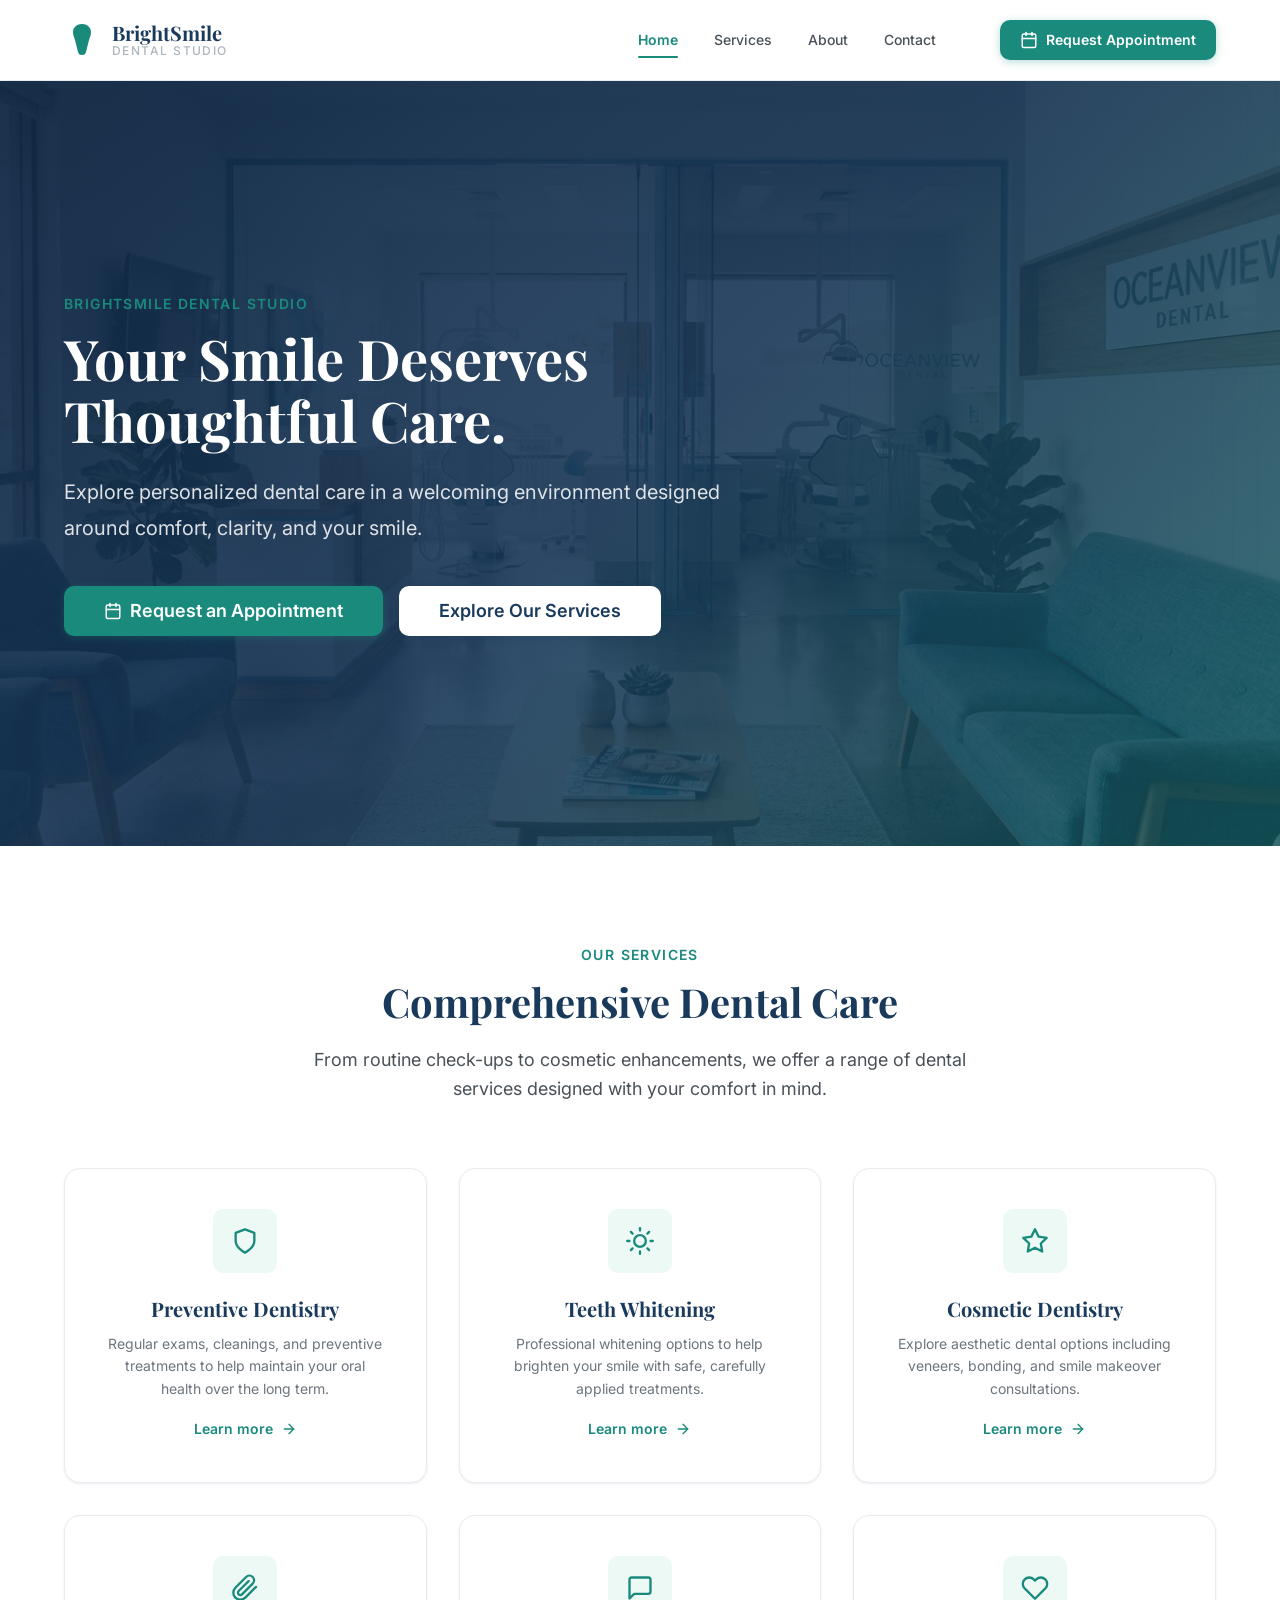
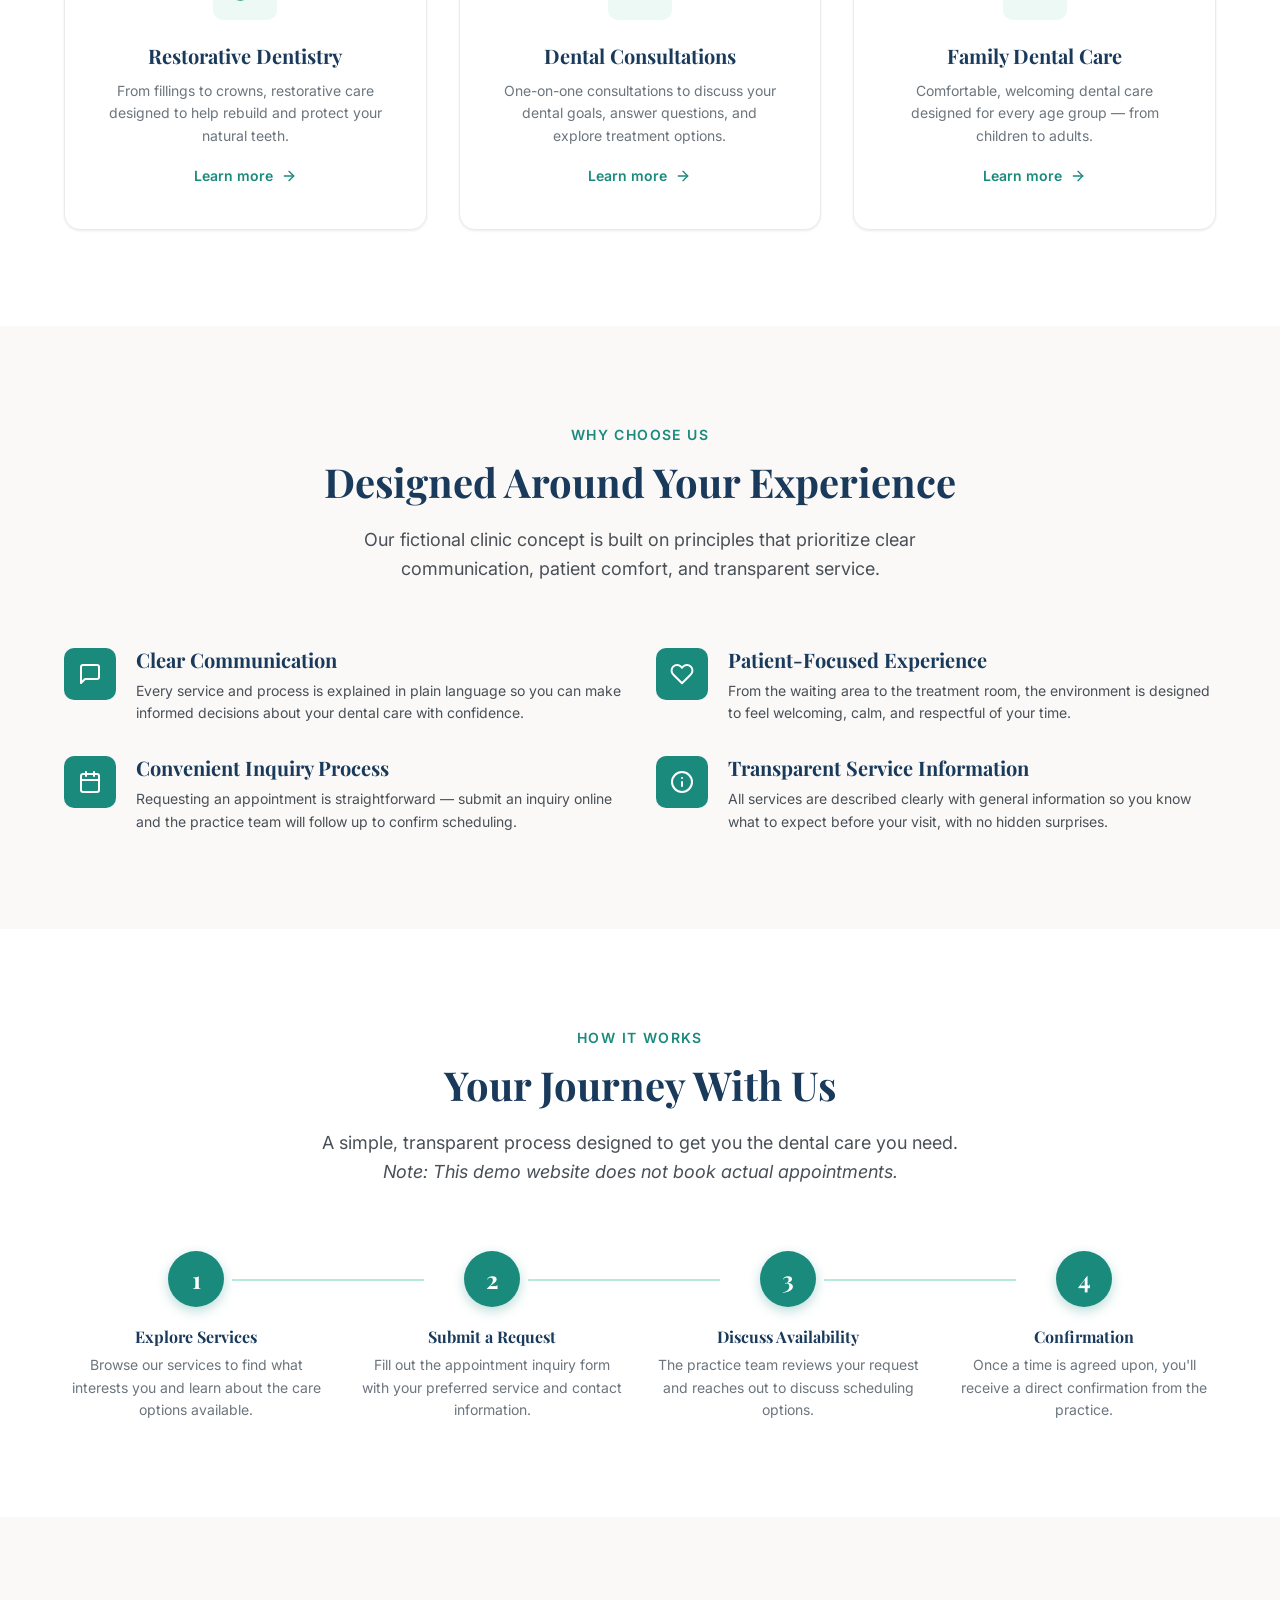
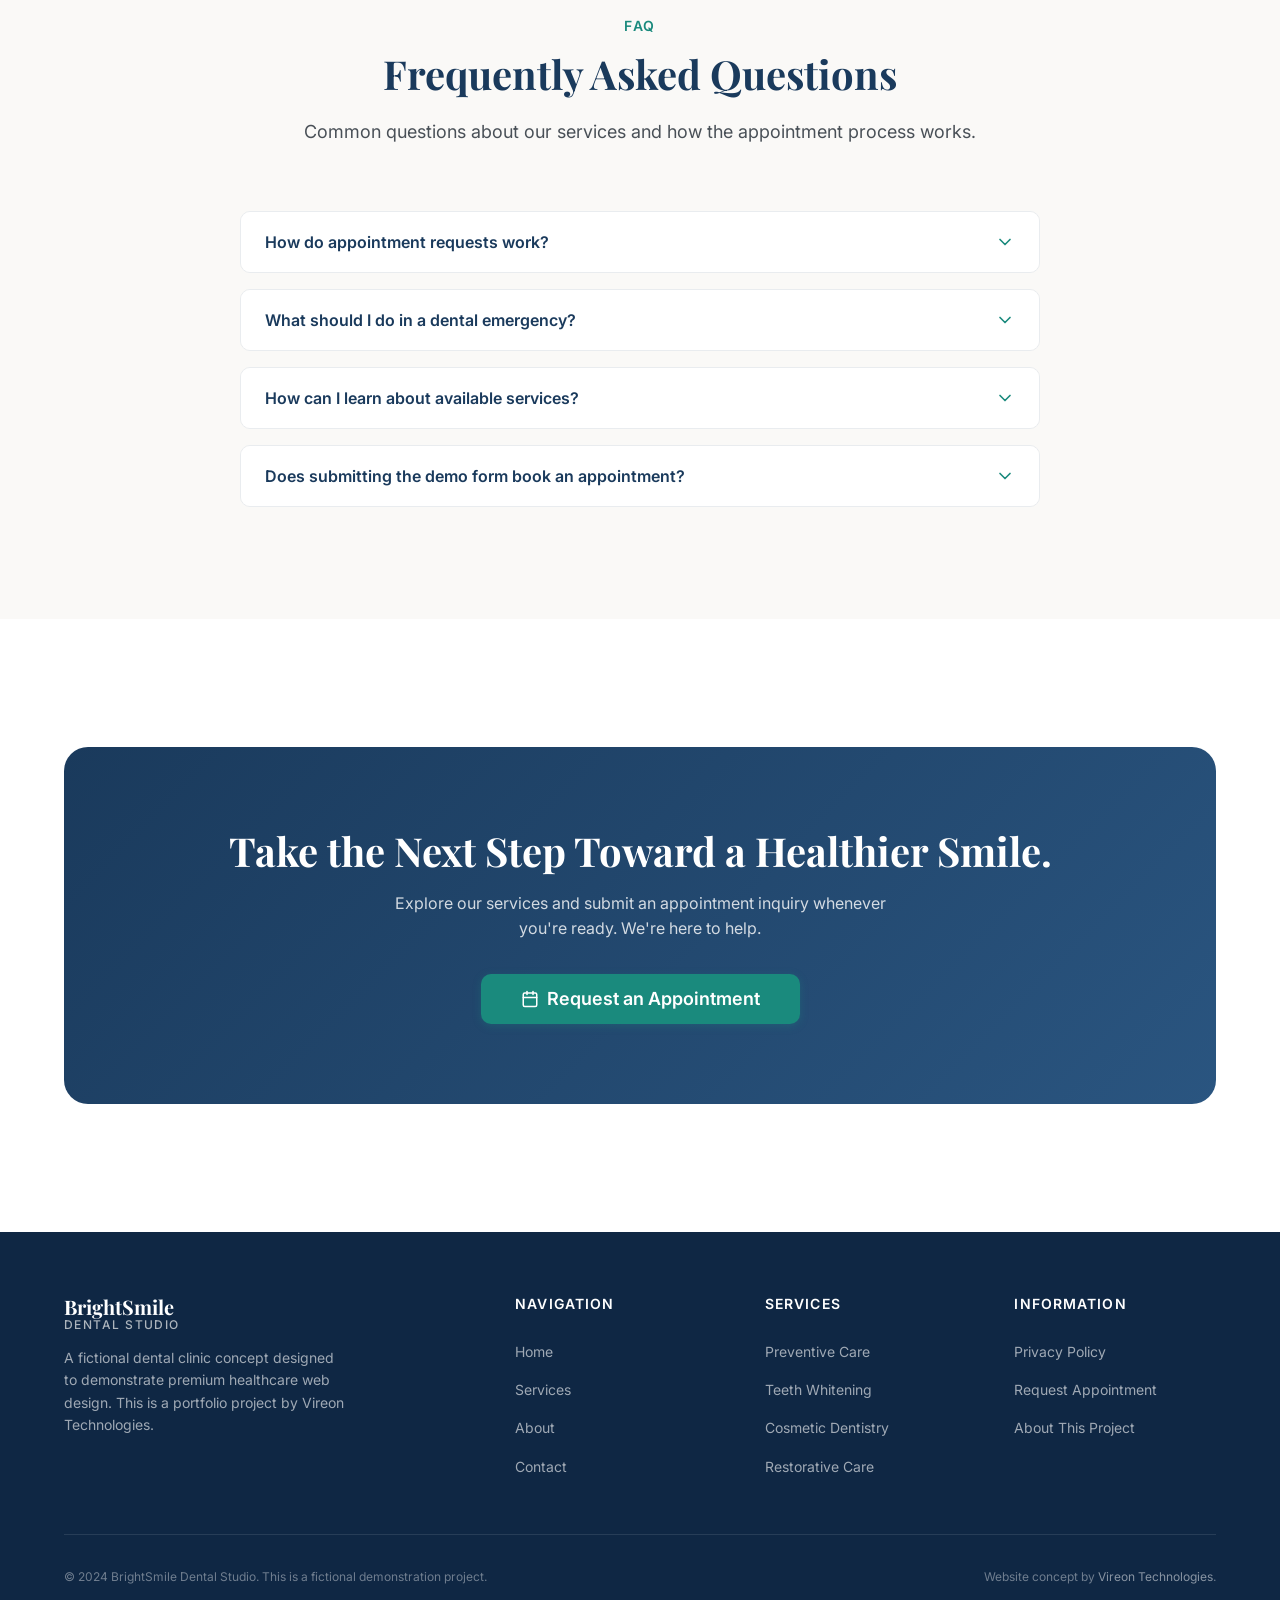
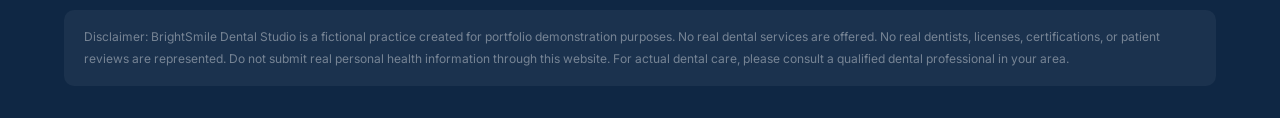
<file: index.html>
<!DOCTYPE html>
<html lang="en">
<head>
  <meta charset="UTF-8">
  <meta name="viewport" content="width=device-width, initial-scale=1.0">
  <title>BrightSmile Dental Studio — Thoughtful Dental Care in Austin, TX</title>
  <meta name="description" content="Explore personalized dental care at BrightSmile Dental Studio. A fictional demonstration project by Vireon Technologies showcasing premium dental clinic web design.">

  <!-- Open Graph -->
  <meta property="og:title" content="BrightSmile Dental Studio — Thoughtful Dental Care">
  <meta property="og:description" content="Explore personalized dental care in a welcoming environment designed around comfort, clarity, and your smile.">
  <meta property="og:type" content="website">
  <meta property="og:image" content="assets/images/hero-dental-office.jpg">
  <!-- Update og:url after deployment -->
  <meta property="og:url" content="">

  <!-- Canonical — update after deployment -->
  <link rel="canonical" href="">

  <!-- Favicon -->
  <link rel="icon" type="image/svg+xml" href="data:image/svg+xml,%3Csvg xmlns='http://www.w3.org/2000/svg' viewBox='0 0 36 36'%3E%3Cpath d='M18 2C13 2 9 5.5 9 10c0 3 1 5 2 8l3 12c.5 2 1.5 3 4 3s3.5-1 4-3l3-12c1-3 2-5 2-8 0-4.5-4-8-9-8z' fill='%231a8a7d'/%3E%3Cpath d='M18 2c-1 0-2 .2-3 .5C17 3 18 5 18 7v3c0 1.5-.5 3-1 4.5L14 26c-.3 1 0 2 .5 2.5.5-.5 1-1.5 1.5-3l3-12c1-3 2-5 2-8 0-1.5-.5-2.5-1-3-.5-.3-1.2-.5-2-.5z' fill='%2322b8a6' opacity='.4'/%3E%3C/svg%3E">

  <link rel="stylesheet" href="assets/css/styles.css">
</head>
<body>

  <!-- Skip Link -->
  <a href="#main-content" class="skip-link">Skip to main content</a>

  <!-- Header -->
  <header class="site-header" role="banner">
    <div class="container">
      <div class="header-inner">
        <a href="index.html" class="logo" aria-label="BrightSmile Dental Studio — Home">
          <svg viewBox="0 0 36 36" fill="none" xmlns="http://www.w3.org/2000/svg" aria-hidden="true">
            <path d="M18 2C13 2 9 5.5 9 10c0 3 1 5 2 8l3 12c.5 2 1.5 3 4 3s3.5-1 4-3l3-12c1-3 2-5 2-8 0-4.5-4-8-9-8z" fill="currentColor"/>
            <path d="M18 2c-1 0-2 .2-3 .5C17 3 18 5 18 7v3c0 1.5-.5 3-1 4.5L14 26c-.3 1 0 2 .5 2.5.5-.5 1-1.5 1.5-3l3-12c1-3 2-5 2-8 0-1.5-.5-2.5-1-3-.5-.3-1.2-.5-2-.5z" fill="currentColor" opacity=".3"/>
          </svg>
          <div class="logo-text">
            BrightSmile
            <span>Dental Studio</span>
          </div>
        </a>

        <button class="hamburger" id="hamburger" aria-expanded="false" aria-controls="main-nav" aria-label="Toggle navigation menu">
          <span class="hamburger-line"></span>
          <span class="hamburger-line"></span>
          <span class="hamburger-line"></span>
        </button>

        <nav class="main-nav" id="main-nav" role="navigation" aria-label="Main navigation">
          <ul class="nav-links">
            <li><a href="index.html" class="active" aria-current="page">Home</a></li>
            <li><a href="services.html">Services</a></li>
            <li><a href="about.html">About</a></li>
            <li><a href="contact.html">Contact</a></li>
          </ul>
          <div class="nav-cta">
            <a href="contact.html#appointment-form" class="btn btn--primary btn--sm">
              <svg viewBox="0 0 24 24" fill="none" stroke="currentColor" stroke-width="2" stroke-linecap="round" stroke-linejoin="round" aria-hidden="true"><rect x="3" y="4" width="18" height="18" rx="2"/><line x1="16" y1="2" x2="16" y2="6"/><line x1="8" y1="2" x2="8" y2="6"/><line x1="3" y1="10" x2="21" y2="10"/></svg>
              Request Appointment
            </a>
          </div>
        </nav>
      </div>
    </div>
  </header>

  <main id="main-content">

    <!-- Hero Section -->
    <section class="hero" aria-label="Welcome to BrightSmile Dental Studio">
      <div class="hero-bg">
        <img src="assets/images/hero-dental-office.jpg"
             alt="Modern dental clinic interior with comfortable seating and natural lighting"
             width="1400" height="788"
             fetchpriority="high">
      </div>
      <div class="hero-overlay"></div>
      <div class="container">
        <div class="hero-content">
          <span class="section-label">BrightSmile Dental Studio</span>
          <h1>Your Smile Deserves Thoughtful&nbsp;Care.</h1>
          <p>Explore personalized dental care in a welcoming environment designed around comfort, clarity, and your&nbsp;smile.</p>
          <div class="hero-actions">
            <a href="contact.html#appointment-form" class="btn btn--primary btn--lg">
              <svg viewBox="0 0 24 24" fill="none" stroke="currentColor" stroke-width="2" stroke-linecap="round" stroke-linejoin="round" aria-hidden="true"><rect x="3" y="4" width="18" height="18" rx="2"/><line x1="16" y1="2" x2="16" y2="6"/><line x1="8" y1="2" x2="8" y2="6"/><line x1="3" y1="10" x2="21" y2="10"/></svg>
              Request an Appointment
            </a>
            <a href="services.html" class="btn btn--white btn--lg">
              Explore Our Services
            </a>
          </div>
        </div>
      </div>
    </section>

    <!-- Services Highlights -->
    <section class="section" id="services-highlights" aria-labelledby="services-heading">
      <div class="container">
        <div class="section-header fade-up">
          <span class="section-label">Our Services</span>
          <h2 id="services-heading">Comprehensive Dental Care</h2>
          <p>From routine check-ups to cosmetic enhancements, we offer a range of dental services designed with your comfort in mind.</p>
        </div>

        <div class="services-grid">

          <!-- Preventive Dentistry -->
          <a href="services.html#preventive" class="service-card fade-up" id="card-preventive">
            <div class="service-card-icon">
              <svg viewBox="0 0 24 24" fill="none" stroke="currentColor" stroke-width="2" stroke-linecap="round" stroke-linejoin="round" aria-hidden="true"><path d="M12 22s8-4 8-10V5l-8-3-8 3v7c0 6 8 10 8 10z"/></svg>
            </div>
            <h3>Preventive Dentistry</h3>
            <p>Regular exams, cleanings, and preventive treatments to help maintain your oral health over the long term.</p>
            <span class="card-link">
              Learn more
              <svg viewBox="0 0 24 24" fill="none" stroke="currentColor" stroke-width="2" stroke-linecap="round" stroke-linejoin="round" aria-hidden="true"><line x1="5" y1="12" x2="19" y2="12"/><polyline points="12 5 19 12 12 19"/></svg>
            </span>
          </a>

          <!-- Teeth Whitening -->
          <a href="services.html#whitening" class="service-card fade-up" id="card-whitening">
            <div class="service-card-icon">
              <svg viewBox="0 0 24 24" fill="none" stroke="currentColor" stroke-width="2" stroke-linecap="round" stroke-linejoin="round" aria-hidden="true"><circle cx="12" cy="12" r="5"/><line x1="12" y1="1" x2="12" y2="3"/><line x1="12" y1="21" x2="12" y2="23"/><line x1="4.22" y1="4.22" x2="5.64" y2="5.64"/><line x1="18.36" y1="18.36" x2="19.78" y2="19.78"/><line x1="1" y1="12" x2="3" y2="12"/><line x1="21" y1="12" x2="23" y2="12"/><line x1="4.22" y1="19.78" x2="5.64" y2="18.36"/><line x1="18.36" y1="5.64" x2="19.78" y2="4.22"/></svg>
            </div>
            <h3>Teeth Whitening</h3>
            <p>Professional whitening options to help brighten your smile with safe, carefully applied treatments.</p>
            <span class="card-link">
              Learn more
              <svg viewBox="0 0 24 24" fill="none" stroke="currentColor" stroke-width="2" stroke-linecap="round" stroke-linejoin="round" aria-hidden="true"><line x1="5" y1="12" x2="19" y2="12"/><polyline points="12 5 19 12 12 19"/></svg>
            </span>
          </a>

          <!-- Cosmetic Dentistry -->
          <a href="services.html#cosmetic" class="service-card fade-up" id="card-cosmetic">
            <div class="service-card-icon">
              <svg viewBox="0 0 24 24" fill="none" stroke="currentColor" stroke-width="2" stroke-linecap="round" stroke-linejoin="round" aria-hidden="true"><polygon points="12 2 15.09 8.26 22 9.27 17 14.14 18.18 21.02 12 17.77 5.82 21.02 7 14.14 2 9.27 8.91 8.26 12 2"/></svg>
            </div>
            <h3>Cosmetic Dentistry</h3>
            <p>Explore aesthetic dental options including veneers, bonding, and smile makeover consultations.</p>
            <span class="card-link">
              Learn more
              <svg viewBox="0 0 24 24" fill="none" stroke="currentColor" stroke-width="2" stroke-linecap="round" stroke-linejoin="round" aria-hidden="true"><line x1="5" y1="12" x2="19" y2="12"/><polyline points="12 5 19 12 12 19"/></svg>
            </span>
          </a>

          <!-- Restorative Dentistry -->
          <a href="services.html#restorative" class="service-card fade-up" id="card-restorative">
            <div class="service-card-icon">
              <svg viewBox="0 0 24 24" fill="none" stroke="currentColor" stroke-width="2" stroke-linecap="round" stroke-linejoin="round" aria-hidden="true"><path d="M21.44 11.05l-9.19 9.19a6 6 0 01-8.49-8.49l9.19-9.19a4 4 0 015.66 5.66l-9.2 9.19a2 2 0 01-2.83-2.83l8.49-8.48"/></svg>
            </div>
            <h3>Restorative Dentistry</h3>
            <p>From fillings to crowns, restorative care designed to help rebuild and protect your natural teeth.</p>
            <span class="card-link">
              Learn more
              <svg viewBox="0 0 24 24" fill="none" stroke="currentColor" stroke-width="2" stroke-linecap="round" stroke-linejoin="round" aria-hidden="true"><line x1="5" y1="12" x2="19" y2="12"/><polyline points="12 5 19 12 12 19"/></svg>
            </span>
          </a>

          <!-- Dental Consultations -->
          <a href="services.html#consultations" class="service-card fade-up" id="card-consultations">
            <div class="service-card-icon">
              <svg viewBox="0 0 24 24" fill="none" stroke="currentColor" stroke-width="2" stroke-linecap="round" stroke-linejoin="round" aria-hidden="true"><path d="M21 15a2 2 0 01-2 2H7l-4 4V5a2 2 0 012-2h14a2 2 0 012 2z"/></svg>
            </div>
            <h3>Dental Consultations</h3>
            <p>One-on-one consultations to discuss your dental goals, answer questions, and explore treatment options.</p>
            <span class="card-link">
              Learn more
              <svg viewBox="0 0 24 24" fill="none" stroke="currentColor" stroke-width="2" stroke-linecap="round" stroke-linejoin="round" aria-hidden="true"><line x1="5" y1="12" x2="19" y2="12"/><polyline points="12 5 19 12 12 19"/></svg>
            </span>
          </a>

          <!-- Family Dental Care -->
          <a href="services.html#family" class="service-card fade-up" id="card-family">
            <div class="service-card-icon">
              <svg viewBox="0 0 24 24" fill="none" stroke="currentColor" stroke-width="2" stroke-linecap="round" stroke-linejoin="round" aria-hidden="true"><path d="M20.84 4.61a5.5 5.5 0 00-7.78 0L12 5.67l-1.06-1.06a5.5 5.5 0 00-7.78 7.78l1.06 1.06L12 21.23l7.78-7.78 1.06-1.06a5.5 5.5 0 000-7.78z"/></svg>
            </div>
            <h3>Family Dental Care</h3>
            <p>Comfortable, welcoming dental care designed for every age group — from children to adults.</p>
            <span class="card-link">
              Learn more
              <svg viewBox="0 0 24 24" fill="none" stroke="currentColor" stroke-width="2" stroke-linecap="round" stroke-linejoin="round" aria-hidden="true"><line x1="5" y1="12" x2="19" y2="12"/><polyline points="12 5 19 12 12 19"/></svg>
            </span>
          </a>

        </div>
      </div>
    </section>

    <!-- Why Choose Us -->
    <section class="section section--ivory" id="why-choose" aria-labelledby="why-heading">
      <div class="container">
        <div class="section-header fade-up">
          <span class="section-label">Why Choose Us</span>
          <h2 id="why-heading">Designed Around Your Experience</h2>
          <p>Our fictional clinic concept is built on principles that prioritize clear communication, patient comfort, and transparent service.</p>
        </div>

        <div class="benefits-grid">

          <div class="benefit-item fade-up">
            <div class="benefit-icon">
              <svg viewBox="0 0 24 24" fill="none" stroke="currentColor" stroke-width="2" stroke-linecap="round" stroke-linejoin="round" aria-hidden="true"><path d="M21 15a2 2 0 01-2 2H7l-4 4V5a2 2 0 012-2h14a2 2 0 012 2z"/></svg>
            </div>
            <div class="benefit-content">
              <h3>Clear Communication</h3>
              <p>Every service and process is explained in plain language so you can make informed decisions about your dental care with confidence.</p>
            </div>
          </div>

          <div class="benefit-item fade-up">
            <div class="benefit-icon">
              <svg viewBox="0 0 24 24" fill="none" stroke="currentColor" stroke-width="2" stroke-linecap="round" stroke-linejoin="round" aria-hidden="true"><path d="M20.84 4.61a5.5 5.5 0 00-7.78 0L12 5.67l-1.06-1.06a5.5 5.5 0 00-7.78 7.78l1.06 1.06L12 21.23l7.78-7.78 1.06-1.06a5.5 5.5 0 000-7.78z"/></svg>
            </div>
            <div class="benefit-content">
              <h3>Patient-Focused Experience</h3>
              <p>From the waiting area to the treatment room, the environment is designed to feel welcoming, calm, and respectful of your time.</p>
            </div>
          </div>

          <div class="benefit-item fade-up">
            <div class="benefit-icon">
              <svg viewBox="0 0 24 24" fill="none" stroke="currentColor" stroke-width="2" stroke-linecap="round" stroke-linejoin="round" aria-hidden="true"><rect x="3" y="4" width="18" height="18" rx="2"/><line x1="16" y1="2" x2="16" y2="6"/><line x1="8" y1="2" x2="8" y2="6"/><line x1="3" y1="10" x2="21" y2="10"/></svg>
            </div>
            <div class="benefit-content">
              <h3>Convenient Inquiry Process</h3>
              <p>Requesting an appointment is straightforward — submit an inquiry online and the practice team will follow up to confirm scheduling.</p>
            </div>
          </div>

          <div class="benefit-item fade-up">
            <div class="benefit-icon">
              <svg viewBox="0 0 24 24" fill="none" stroke="currentColor" stroke-width="2" stroke-linecap="round" stroke-linejoin="round" aria-hidden="true"><circle cx="12" cy="12" r="10"/><line x1="12" y1="16" x2="12" y2="12"/><line x1="12" y1="8" x2="12.01" y2="8"/></svg>
            </div>
            <div class="benefit-content">
              <h3>Transparent Service Information</h3>
              <p>All services are described clearly with general information so you know what to expect before your visit, with no hidden surprises.</p>
            </div>
          </div>

        </div>
      </div>
    </section>

    <!-- Patient Journey -->
    <section class="section" id="patient-journey" aria-labelledby="journey-heading">
      <div class="container">
        <div class="section-header fade-up">
          <span class="section-label">How It Works</span>
          <h2 id="journey-heading">Your Journey With Us</h2>
          <p>A simple, transparent process designed to get you the dental care you need. <em>Note: This demo website does not book actual appointments.</em></p>
        </div>

        <div class="journey-steps">
          <div class="journey-step fade-up">
            <div class="journey-step-number" aria-hidden="true">1</div>
            <h3>Explore Services</h3>
            <p>Browse our services to find what interests you and learn about the care options available.</p>
          </div>
          <div class="journey-step fade-up">
            <div class="journey-step-number" aria-hidden="true">2</div>
            <h3>Submit a Request</h3>
            <p>Fill out the appointment inquiry form with your preferred service and contact information.</p>
          </div>
          <div class="journey-step fade-up">
            <div class="journey-step-number" aria-hidden="true">3</div>
            <h3>Discuss Availability</h3>
            <p>The practice team reviews your request and reaches out to discuss scheduling options.</p>
          </div>
          <div class="journey-step fade-up">
            <div class="journey-step-number" aria-hidden="true">4</div>
            <h3>Confirmation</h3>
            <p>Once a time is agreed upon, you'll receive a direct confirmation from the practice.</p>
          </div>
        </div>
      </div>
    </section>

    <!-- FAQ -->
    <section class="section section--ivory" id="faq" aria-labelledby="faq-heading">
      <div class="container">
        <div class="section-header fade-up">
          <span class="section-label">FAQ</span>
          <h2 id="faq-heading">Frequently Asked Questions</h2>
          <p>Common questions about our services and how the appointment process works.</p>
        </div>

        <div class="faq-list fade-up" role="region" aria-label="Frequently Asked Questions">

          <div class="faq-item">
            <button class="faq-question" aria-expanded="false" aria-controls="faq-answer-1" id="faq-btn-1">
              How do appointment requests work?
              <svg viewBox="0 0 24 24" fill="none" stroke="currentColor" stroke-width="2" stroke-linecap="round" stroke-linejoin="round" aria-hidden="true"><polyline points="6 9 12 15 18 9"/></svg>
            </button>
            <div class="faq-answer" id="faq-answer-1" role="region" aria-labelledby="faq-btn-1">
              <div class="faq-answer-inner">
                <p>You can submit an appointment request through our contact form. A member of the practice team would then review your request and contact you to discuss available times. The inquiry form collects only basic information needed to get in touch — no sensitive health data is required at this stage.</p>
              </div>
            </div>
          </div>

          <div class="faq-item">
            <button class="faq-question" aria-expanded="false" aria-controls="faq-answer-2" id="faq-btn-2">
              What should I do in a dental emergency?
              <svg viewBox="0 0 24 24" fill="none" stroke="currentColor" stroke-width="2" stroke-linecap="round" stroke-linejoin="round" aria-hidden="true"><polyline points="6 9 12 15 18 9"/></svg>
            </button>
            <div class="faq-answer" id="faq-answer-2" role="region" aria-labelledby="faq-btn-2">
              <div class="faq-answer-inner">
                <p>If you are experiencing a dental emergency, please contact a qualified dental professional or visit your nearest emergency room immediately. This website is a fictional demonstration and cannot provide emergency dental care or medical advice. For urgent situations, please call your local emergency services.</p>
              </div>
            </div>
          </div>

          <div class="faq-item">
            <button class="faq-question" aria-expanded="false" aria-controls="faq-answer-3" id="faq-btn-3">
              How can I learn about available services?
              <svg viewBox="0 0 24 24" fill="none" stroke="currentColor" stroke-width="2" stroke-linecap="round" stroke-linejoin="round" aria-hidden="true"><polyline points="6 9 12 15 18 9"/></svg>
            </button>
            <div class="faq-answer" id="faq-answer-3" role="region" aria-labelledby="faq-btn-3">
              <div class="faq-answer-inner">
                <p>Visit our <a href="services.html">Services page</a> for detailed descriptions of each dental service offered at BrightSmile Dental Studio. You can also request a consultation to discuss your specific needs. Please note that the services described are illustrative examples for this portfolio demonstration.</p>
              </div>
            </div>
          </div>

          <div class="faq-item">
            <button class="faq-question" aria-expanded="false" aria-controls="faq-answer-4" id="faq-btn-4">
              Does submitting the demo form book an appointment?
              <svg viewBox="0 0 24 24" fill="none" stroke="currentColor" stroke-width="2" stroke-linecap="round" stroke-linejoin="round" aria-hidden="true"><polyline points="6 9 12 15 18 9"/></svg>
            </button>
            <div class="faq-answer" id="faq-answer-4" role="region" aria-labelledby="faq-btn-4">
              <div class="faq-answer-inner">
                <p>No. This is a fictional demonstration website. The form on the contact page is for demo purposes only — no data is transmitted, stored, or processed. No appointment will be booked, and no personal information will be saved. If this were a real clinic website, the form would connect to a properly secured scheduling system.</p>
              </div>
            </div>
          </div>

        </div>
      </div>
    </section>

    <!-- Final CTA -->
    <section class="section" aria-labelledby="final-cta-heading">
      <div class="container">
        <div class="cta-banner fade-up">
          <h2 id="final-cta-heading">Take the Next Step Toward a Healthier Smile.</h2>
          <p>Explore our services and submit an appointment inquiry whenever you're ready. We're here to help.</p>
          <a href="contact.html#appointment-form" class="btn btn--primary btn--lg">
            <svg viewBox="0 0 24 24" fill="none" stroke="currentColor" stroke-width="2" stroke-linecap="round" stroke-linejoin="round" aria-hidden="true"><rect x="3" y="4" width="18" height="18" rx="2"/><line x1="16" y1="2" x2="16" y2="6"/><line x1="8" y1="2" x2="8" y2="6"/><line x1="3" y1="10" x2="21" y2="10"/></svg>
            Request an Appointment
          </a>
        </div>
      </div>
    </section>

  </main>

  <!-- Footer -->
  <footer class="site-footer" role="contentinfo">
    <div class="container">
      <div class="footer-grid">

        <div class="footer-brand">
          <div class="logo-text">
            BrightSmile
            <span>Dental Studio</span>
          </div>
          <p>A fictional dental clinic concept designed to demonstrate premium healthcare web design. This is a portfolio project by Vireon Technologies.</p>
        </div>

        <div class="footer-col">
          <h4>Navigation</h4>
          <a href="index.html">Home</a>
          <a href="services.html">Services</a>
          <a href="about.html">About</a>
          <a href="contact.html">Contact</a>
        </div>

        <div class="footer-col">
          <h4>Services</h4>
          <a href="services.html#preventive">Preventive Care</a>
          <a href="services.html#whitening">Teeth Whitening</a>
          <a href="services.html#cosmetic">Cosmetic Dentistry</a>
          <a href="services.html#restorative">Restorative Care</a>
        </div>

        <div class="footer-col">
          <h4>Information</h4>
          <a href="privacy.html">Privacy Policy</a>
          <a href="contact.html#appointment-form">Request Appointment</a>
          <a href="about.html">About This Project</a>
        </div>

      </div>

      <div class="footer-bottom">
        <p>&copy; 2024 BrightSmile Dental Studio. This is a fictional demonstration project.</p>
        <p>Website concept by <a href="https://vireontechnologies.com" target="_blank" rel="noopener noreferrer">Vireon Technologies</a>.</p>
      </div>

      <div class="footer-disclaimer">
        <p>Disclaimer: BrightSmile Dental Studio is a fictional practice created for portfolio demonstration purposes. No real dental services are offered. No real dentists, licenses, certifications, or patient reviews are represented. Do not submit real personal health information through this website. For actual dental care, please consult a qualified dental professional in your area.</p>
      </div>
    </div>
  </footer>

  <script src="assets/js/main.js"></script>
</body>
</html>
</file>
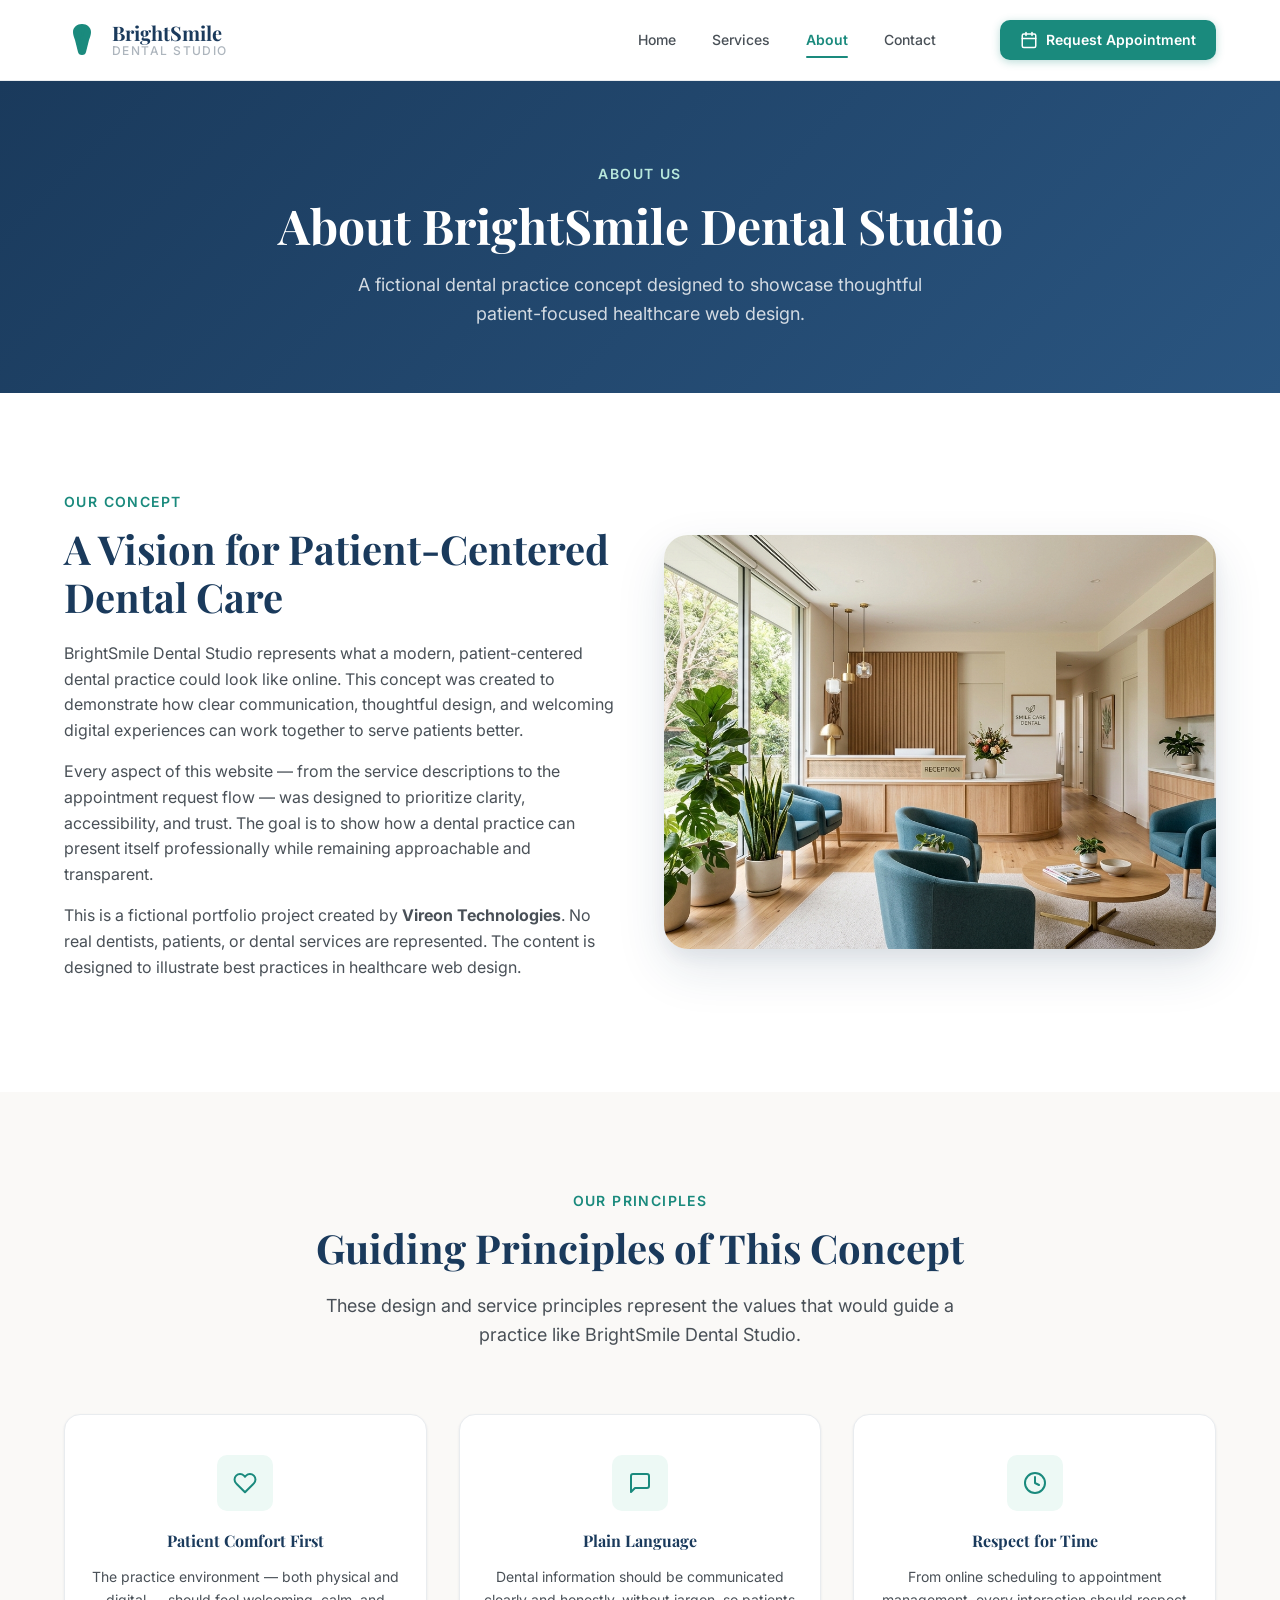
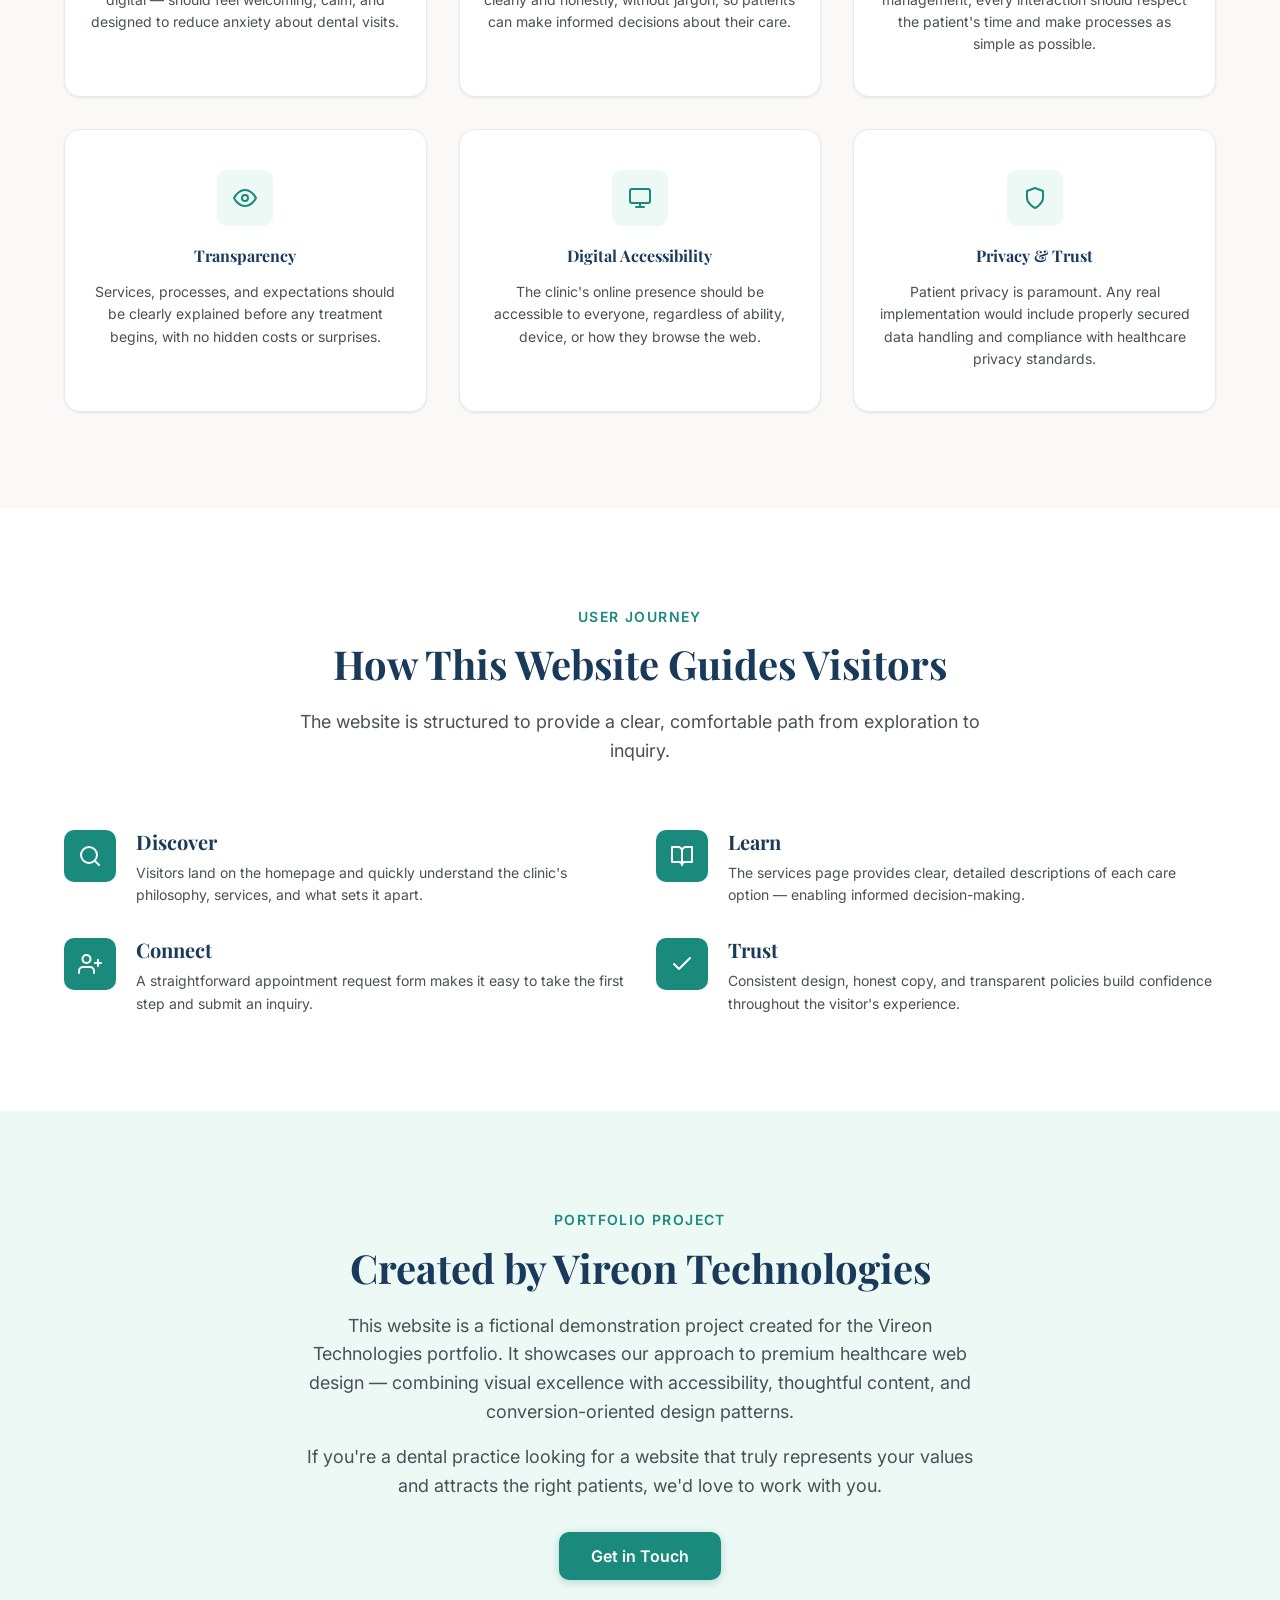
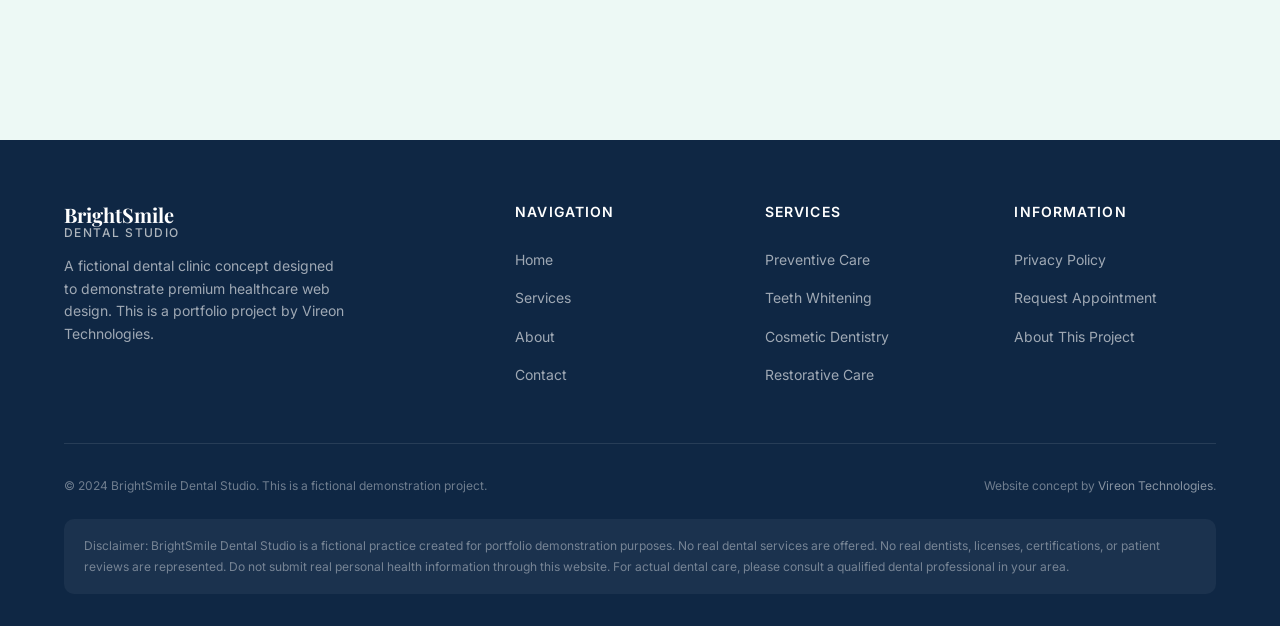
<file: about.html>
<!DOCTYPE html>
<html lang="en">
<head>
  <meta charset="UTF-8">
  <meta name="viewport" content="width=device-width, initial-scale=1.0">
  <title>About — BrightSmile Dental Studio</title>
  <meta name="description" content="Learn about the BrightSmile Dental Studio concept — a fictional dental practice designed to demonstrate premium patient-focused dental clinic web design by Vireon Technologies.">

  <meta property="og:title" content="About — BrightSmile Dental Studio">
  <meta property="og:description" content="A fictional dental clinic concept by Vireon Technologies, built to demonstrate premium healthcare web design.">
  <meta property="og:type" content="website">
  <meta property="og:image" content="assets/images/about-clinic.jpg">
  <meta property="og:url" content="">
  <link rel="canonical" href="">

  <link rel="icon" type="image/svg+xml" href="data:image/svg+xml,%3Csvg xmlns='http://www.w3.org/2000/svg' viewBox='0 0 36 36'%3E%3Cpath d='M18 2C13 2 9 5.5 9 10c0 3 1 5 2 8l3 12c.5 2 1.5 3 4 3s3.5-1 4-3l3-12c1-3 2-5 2-8 0-4.5-4-8-9-8z' fill='%231a8a7d'/%3E%3Cpath d='M18 2c-1 0-2 .2-3 .5C17 3 18 5 18 7v3c0 1.5-.5 3-1 4.5L14 26c-.3 1 0 2 .5 2.5.5-.5 1-1.5 1.5-3l3-12c1-3 2-5 2-8 0-1.5-.5-2.5-1-3-.5-.3-1.2-.5-2-.5z' fill='%2322b8a6' opacity='.4'/%3E%3C/svg%3E">

  <link rel="stylesheet" href="assets/css/styles.css">
</head>
<body>

  <a href="#main-content" class="skip-link">Skip to main content</a>

  <!-- Header -->
  <header class="site-header" role="banner">
    <div class="container">
      <div class="header-inner">
        <a href="index.html" class="logo" aria-label="BrightSmile Dental Studio — Home">
          <svg viewBox="0 0 36 36" fill="none" xmlns="http://www.w3.org/2000/svg" aria-hidden="true">
            <path d="M18 2C13 2 9 5.5 9 10c0 3 1 5 2 8l3 12c.5 2 1.5 3 4 3s3.5-1 4-3l3-12c1-3 2-5 2-8 0-4.5-4-8-9-8z" fill="currentColor"/>
            <path d="M18 2c-1 0-2 .2-3 .5C17 3 18 5 18 7v3c0 1.5-.5 3-1 4.5L14 26c-.3 1 0 2 .5 2.5.5-.5 1-1.5 1.5-3l3-12c1-3 2-5 2-8 0-1.5-.5-2.5-1-3-.5-.3-1.2-.5-2-.5z" fill="currentColor" opacity=".3"/>
          </svg>
          <div class="logo-text">BrightSmile<span>Dental Studio</span></div>
        </a>
        <button class="hamburger" id="hamburger" aria-expanded="false" aria-controls="main-nav" aria-label="Toggle navigation menu">
          <span class="hamburger-line"></span><span class="hamburger-line"></span><span class="hamburger-line"></span>
        </button>
        <nav class="main-nav" id="main-nav" role="navigation" aria-label="Main navigation">
          <ul class="nav-links">
            <li><a href="index.html">Home</a></li>
            <li><a href="services.html">Services</a></li>
            <li><a href="about.html" class="active" aria-current="page">About</a></li>
            <li><a href="contact.html">Contact</a></li>
          </ul>
          <div class="nav-cta">
            <a href="contact.html#appointment-form" class="btn btn--primary btn--sm">
              <svg viewBox="0 0 24 24" fill="none" stroke="currentColor" stroke-width="2" stroke-linecap="round" stroke-linejoin="round" aria-hidden="true"><rect x="3" y="4" width="18" height="18" rx="2"/><line x1="16" y1="2" x2="16" y2="6"/><line x1="8" y1="2" x2="8" y2="6"/><line x1="3" y1="10" x2="21" y2="10"/></svg>
              Request Appointment
            </a>
          </div>
        </nav>
      </div>
    </div>
  </header>

  <main id="main-content">

    <!-- Page Header -->
    <section class="page-header" aria-label="About BrightSmile Dental Studio">
      <div class="container">
        <span class="section-label">About Us</span>
        <h1>About BrightSmile Dental Studio</h1>
        <p>A fictional dental practice concept designed to showcase thoughtful patient-focused healthcare web design.</p>
      </div>
    </section>

    <!-- About Intro -->
    <section class="section" aria-labelledby="about-intro-heading">
      <div class="container">
        <div class="about-intro fade-up">
          <div>
            <span class="section-label">Our Concept</span>
            <h2 id="about-intro-heading">A Vision for Patient-Centered Dental Care</h2>
            <p>BrightSmile Dental Studio represents what a modern, patient-centered dental practice could look like online. This concept was created to demonstrate how clear communication, thoughtful design, and welcoming digital experiences can work together to serve patients better.</p>
            <p>Every aspect of this website — from the service descriptions to the appointment request flow — was designed to prioritize clarity, accessibility, and trust. The goal is to show how a dental practice can present itself professionally while remaining approachable and transparent.</p>
            <p>This is a fictional portfolio project created by <strong>Vireon Technologies</strong>. No real dentists, patients, or dental services are represented. The content is designed to illustrate best practices in healthcare web design.</p>
          </div>
          <div class="about-image">
            <img src="assets/images/about-clinic.jpg"
                 alt="Welcoming dental clinic reception area with modern furniture and natural lighting"
                 width="600" height="450"
                 loading="lazy">
          </div>
        </div>
      </div>
    </section>

    <!-- Our Approach / Values -->
    <section class="section section--ivory" aria-labelledby="values-heading">
      <div class="container">
        <div class="section-header fade-up">
          <span class="section-label">Our Principles</span>
          <h2 id="values-heading">Guiding Principles of This Concept</h2>
          <p>These design and service principles represent the values that would guide a practice like BrightSmile Dental Studio.</p>
        </div>

        <div class="about-values">
          <div class="value-card fade-up">
            <div class="value-icon">
              <svg viewBox="0 0 24 24" fill="none" stroke="currentColor" stroke-width="2" stroke-linecap="round" stroke-linejoin="round" aria-hidden="true"><path d="M20.84 4.61a5.5 5.5 0 00-7.78 0L12 5.67l-1.06-1.06a5.5 5.5 0 00-7.78 7.78l1.06 1.06L12 21.23l7.78-7.78 1.06-1.06a5.5 5.5 0 000-7.78z"/></svg>
            </div>
            <h3>Patient Comfort First</h3>
            <p>The practice environment — both physical and digital — should feel welcoming, calm, and designed to reduce anxiety about dental visits.</p>
          </div>

          <div class="value-card fade-up">
            <div class="value-icon">
              <svg viewBox="0 0 24 24" fill="none" stroke="currentColor" stroke-width="2" stroke-linecap="round" stroke-linejoin="round" aria-hidden="true"><path d="M21 15a2 2 0 01-2 2H7l-4 4V5a2 2 0 012-2h14a2 2 0 012 2z"/></svg>
            </div>
            <h3>Plain Language</h3>
            <p>Dental information should be communicated clearly and honestly, without jargon, so patients can make informed decisions about their care.</p>
          </div>

          <div class="value-card fade-up">
            <div class="value-icon">
              <svg viewBox="0 0 24 24" fill="none" stroke="currentColor" stroke-width="2" stroke-linecap="round" stroke-linejoin="round" aria-hidden="true"><circle cx="12" cy="12" r="10"/><polyline points="12 6 12 12 16 14"/></svg>
            </div>
            <h3>Respect for Time</h3>
            <p>From online scheduling to appointment management, every interaction should respect the patient's time and make processes as simple as possible.</p>
          </div>

          <div class="value-card fade-up">
            <div class="value-icon">
              <svg viewBox="0 0 24 24" fill="none" stroke="currentColor" stroke-width="2" stroke-linecap="round" stroke-linejoin="round" aria-hidden="true"><path d="M1 12s4-8 11-8 11 8 11 8-4 8-11 8-11-8-11-8z"/><circle cx="12" cy="12" r="3"/></svg>
            </div>
            <h3>Transparency</h3>
            <p>Services, processes, and expectations should be clearly explained before any treatment begins, with no hidden costs or surprises.</p>
          </div>

          <div class="value-card fade-up">
            <div class="value-icon">
              <svg viewBox="0 0 24 24" fill="none" stroke="currentColor" stroke-width="2" stroke-linecap="round" stroke-linejoin="round" aria-hidden="true"><rect x="2" y="3" width="20" height="14" rx="2"/><line x1="8" y1="21" x2="16" y2="21"/><line x1="12" y1="17" x2="12" y2="21"/></svg>
            </div>
            <h3>Digital Accessibility</h3>
            <p>The clinic's online presence should be accessible to everyone, regardless of ability, device, or how they browse the web.</p>
          </div>

          <div class="value-card fade-up">
            <div class="value-icon">
              <svg viewBox="0 0 24 24" fill="none" stroke="currentColor" stroke-width="2" stroke-linecap="round" stroke-linejoin="round" aria-hidden="true"><path d="M12 22s8-4 8-10V5l-8-3-8 3v7c0 6 8 10 8 10z"/></svg>
            </div>
            <h3>Privacy &amp; Trust</h3>
            <p>Patient privacy is paramount. Any real implementation would include properly secured data handling and compliance with healthcare privacy standards.</p>
          </div>
        </div>
      </div>
    </section>

    <!-- Website User Journey -->
    <section class="section" aria-labelledby="journey-about-heading">
      <div class="container">
        <div class="section-header fade-up">
          <span class="section-label">User Journey</span>
          <h2 id="journey-about-heading">How This Website Guides Visitors</h2>
          <p>The website is structured to provide a clear, comfortable path from exploration to inquiry.</p>
        </div>

        <div class="benefits-grid fade-up">
          <div class="benefit-item">
            <div class="benefit-icon">
              <svg viewBox="0 0 24 24" fill="none" stroke="currentColor" stroke-width="2" stroke-linecap="round" stroke-linejoin="round" aria-hidden="true"><circle cx="11" cy="11" r="8"/><line x1="21" y1="21" x2="16.65" y2="16.65"/></svg>
            </div>
            <div class="benefit-content">
              <h3>Discover</h3>
              <p>Visitors land on the homepage and quickly understand the clinic's philosophy, services, and what sets it apart.</p>
            </div>
          </div>

          <div class="benefit-item">
            <div class="benefit-icon">
              <svg viewBox="0 0 24 24" fill="none" stroke="currentColor" stroke-width="2" stroke-linecap="round" stroke-linejoin="round" aria-hidden="true"><path d="M2 3h6a4 4 0 014 4v14a3 3 0 00-3-3H2z"/><path d="M22 3h-6a4 4 0 00-4 4v14a3 3 0 013-3h7z"/></svg>
            </div>
            <div class="benefit-content">
              <h3>Learn</h3>
              <p>The services page provides clear, detailed descriptions of each care option — enabling informed decision-making.</p>
            </div>
          </div>

          <div class="benefit-item">
            <div class="benefit-icon">
              <svg viewBox="0 0 24 24" fill="none" stroke="currentColor" stroke-width="2" stroke-linecap="round" stroke-linejoin="round" aria-hidden="true"><path d="M16 21v-2a4 4 0 00-4-4H5a4 4 0 00-4 4v2"/><circle cx="8.5" cy="7" r="4"/><line x1="20" y1="8" x2="20" y2="14"/><line x1="23" y1="11" x2="17" y2="11"/></svg>
            </div>
            <div class="benefit-content">
              <h3>Connect</h3>
              <p>A straightforward appointment request form makes it easy to take the first step and submit an inquiry.</p>
            </div>
          </div>

          <div class="benefit-item">
            <div class="benefit-icon">
              <svg viewBox="0 0 24 24" fill="none" stroke="currentColor" stroke-width="2" stroke-linecap="round" stroke-linejoin="round" aria-hidden="true"><polyline points="20 6 9 17 4 12"/></svg>
            </div>
            <div class="benefit-content">
              <h3>Trust</h3>
              <p>Consistent design, honest copy, and transparent policies build confidence throughout the visitor's experience.</p>
            </div>
          </div>
        </div>
      </div>
    </section>

    <!-- Portfolio Notice -->
    <section class="section section--mint" aria-labelledby="portfolio-heading">
      <div class="container">
        <div class="section-header fade-up">
          <span class="section-label">Portfolio Project</span>
          <h2 id="portfolio-heading">Created by Vireon Technologies</h2>
          <p>This website is a fictional demonstration project created for the Vireon Technologies portfolio. It showcases our approach to premium healthcare web design — combining visual excellence with accessibility, thoughtful content, and conversion-oriented design patterns.</p>
          <p>If you're a dental practice looking for a website that truly represents your values and attracts the right patients, we'd love to work with you.</p>
          <a href="contact.html" class="btn btn--primary" style="margin-top: var(--space-4);">
            Get in Touch
          </a>
        </div>
      </div>
    </section>

  </main>

  <!-- Footer -->
  <footer class="site-footer" role="contentinfo">
    <div class="container">
      <div class="footer-grid">
        <div class="footer-brand">
          <div class="logo-text">BrightSmile<span>Dental Studio</span></div>
          <p>A fictional dental clinic concept designed to demonstrate premium healthcare web design. This is a portfolio project by Vireon Technologies.</p>
        </div>
        <div class="footer-col">
          <h4>Navigation</h4>
          <a href="index.html">Home</a>
          <a href="services.html">Services</a>
          <a href="about.html">About</a>
          <a href="contact.html">Contact</a>
        </div>
        <div class="footer-col">
          <h4>Services</h4>
          <a href="services.html#preventive">Preventive Care</a>
          <a href="services.html#whitening">Teeth Whitening</a>
          <a href="services.html#cosmetic">Cosmetic Dentistry</a>
          <a href="services.html#restorative">Restorative Care</a>
        </div>
        <div class="footer-col">
          <h4>Information</h4>
          <a href="privacy.html">Privacy Policy</a>
          <a href="contact.html#appointment-form">Request Appointment</a>
          <a href="about.html">About This Project</a>
        </div>
      </div>
      <div class="footer-bottom">
        <p>&copy; 2024 BrightSmile Dental Studio. This is a fictional demonstration project.</p>
        <p>Website concept by <a href="https://vireontechnologies.com" target="_blank" rel="noopener noreferrer">Vireon Technologies</a>.</p>
      </div>
      <div class="footer-disclaimer">
        <p>Disclaimer: BrightSmile Dental Studio is a fictional practice created for portfolio demonstration purposes. No real dental services are offered. No real dentists, licenses, certifications, or patient reviews are represented. Do not submit real personal health information through this website. For actual dental care, please consult a qualified dental professional in your area.</p>
      </div>
    </div>
  </footer>

  <script src="assets/js/main.js"></script>
</body>
</html>
</file>
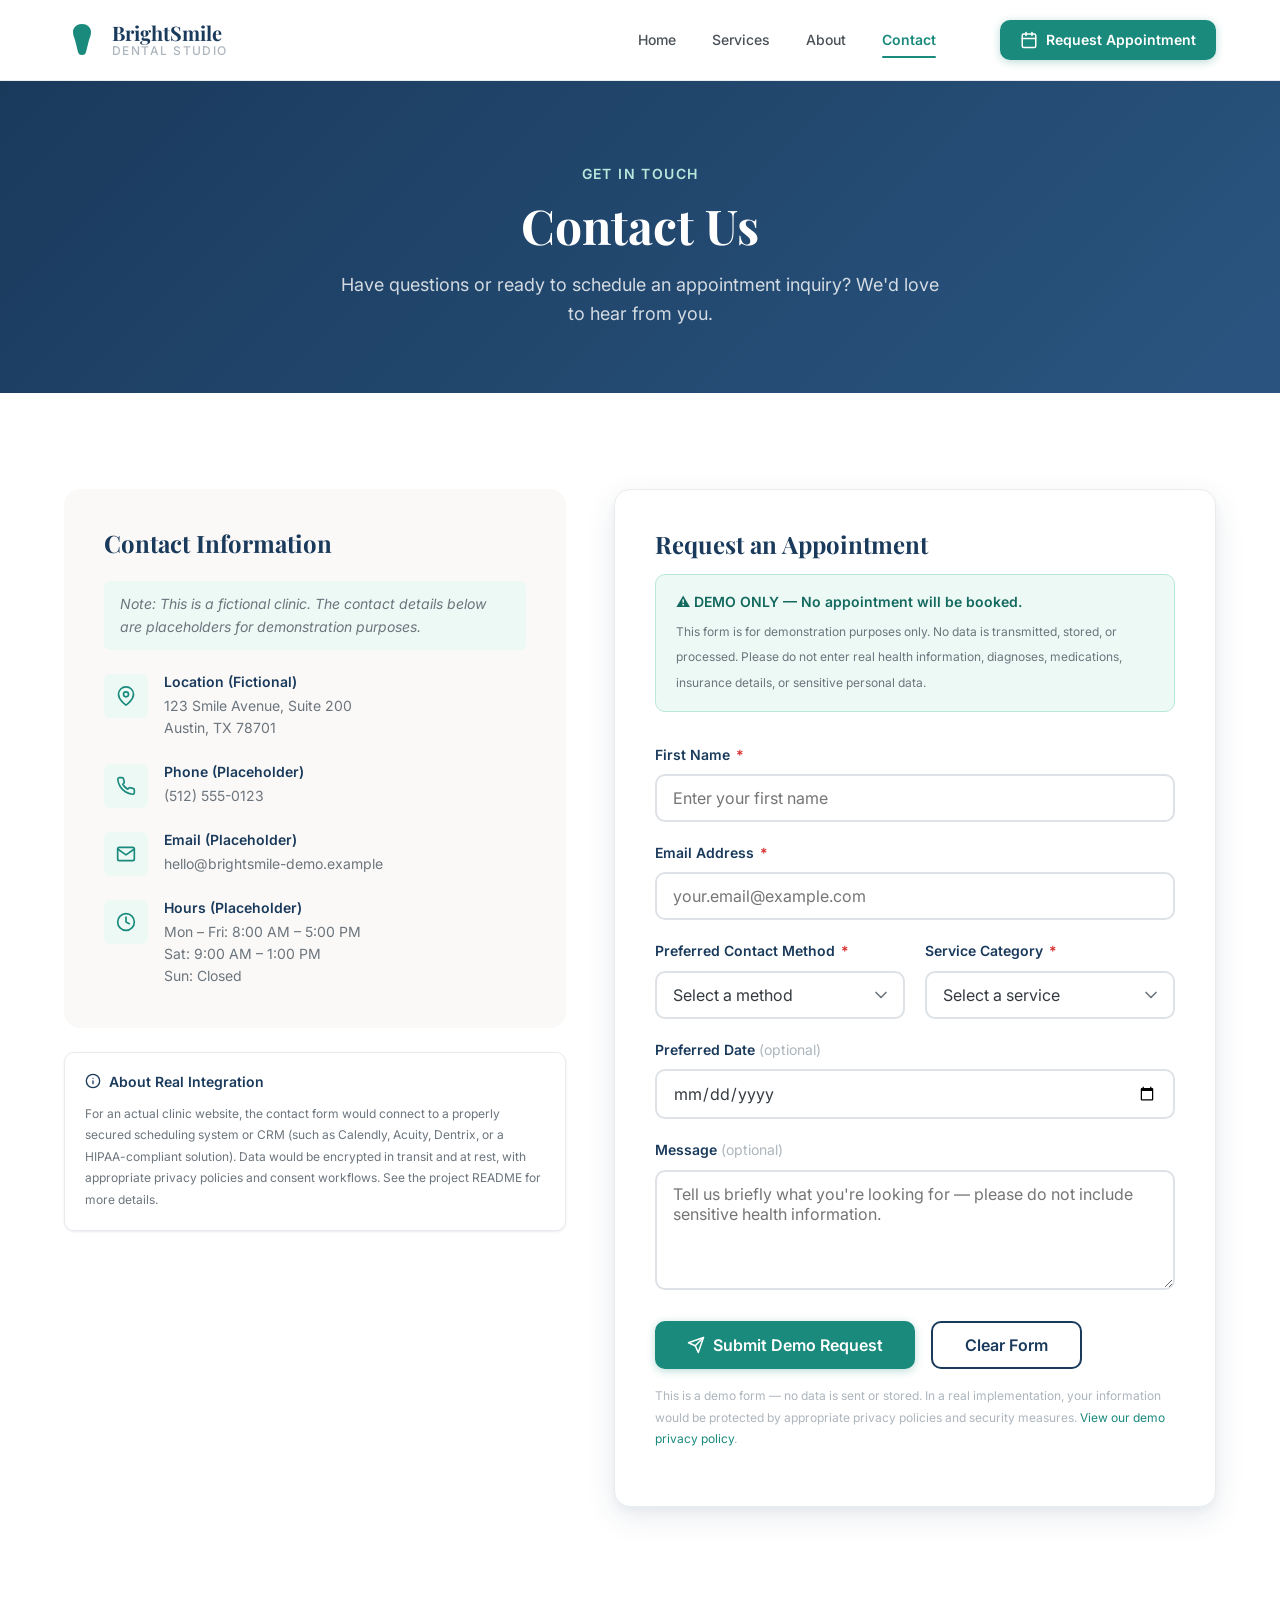
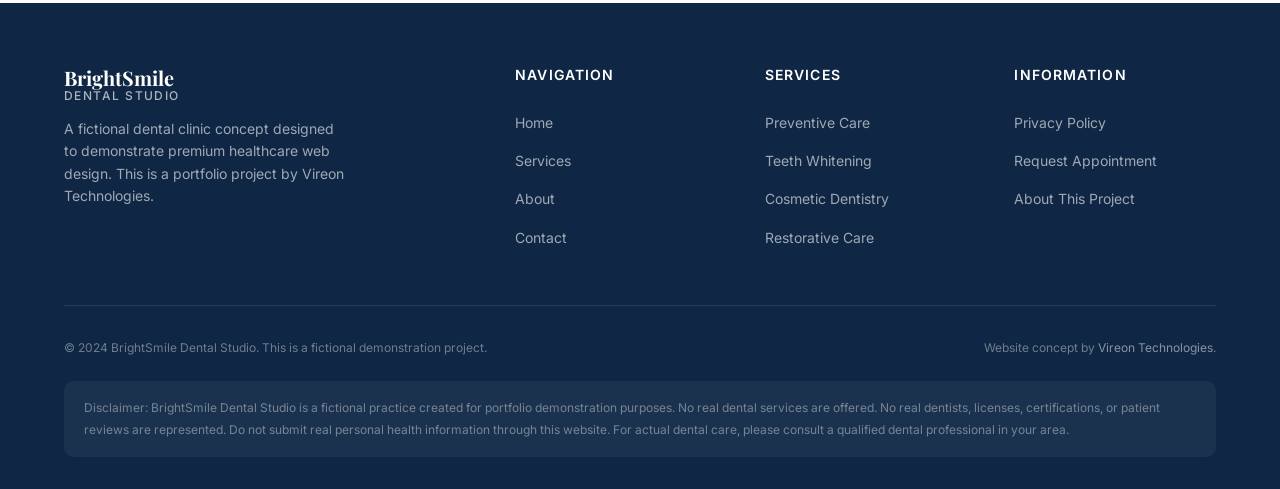
<file: contact.html>
<!DOCTYPE html>
<html lang="en">
<head>
  <meta charset="UTF-8">
  <meta name="viewport" content="width=device-width, initial-scale=1.0">
  <title>Contact — BrightSmile Dental Studio</title>
  <meta name="description" content="Get in touch with BrightSmile Dental Studio. Submit an appointment inquiry through our demo contact form. Fictional demonstration project by Vireon Technologies.">

  <meta property="og:title" content="Contact — BrightSmile Dental Studio">
  <meta property="og:description" content="Submit an appointment inquiry or learn how to reach BrightSmile Dental Studio.">
  <meta property="og:type" content="website">
  <meta property="og:image" content="assets/images/about-clinic.jpg">
  <meta property="og:url" content="">
  <link rel="canonical" href="">

  <link rel="icon" type="image/svg+xml" href="data:image/svg+xml,%3Csvg xmlns='http://www.w3.org/2000/svg' viewBox='0 0 36 36'%3E%3Cpath d='M18 2C13 2 9 5.5 9 10c0 3 1 5 2 8l3 12c.5 2 1.5 3 4 3s3.5-1 4-3l3-12c1-3 2-5 2-8 0-4.5-4-8-9-8z' fill='%231a8a7d'/%3E%3Cpath d='M18 2c-1 0-2 .2-3 .5C17 3 18 5 18 7v3c0 1.5-.5 3-1 4.5L14 26c-.3 1 0 2 .5 2.5.5-.5 1-1.5 1.5-3l3-12c1-3 2-5 2-8 0-1.5-.5-2.5-1-3-.5-.3-1.2-.5-2-.5z' fill='%2322b8a6' opacity='.4'/%3E%3C/svg%3E">

  <link rel="stylesheet" href="assets/css/styles.css">
</head>
<body>

  <a href="#main-content" class="skip-link">Skip to main content</a>

  <!-- Header -->
  <header class="site-header" role="banner">
    <div class="container">
      <div class="header-inner">
        <a href="index.html" class="logo" aria-label="BrightSmile Dental Studio — Home">
          <svg viewBox="0 0 36 36" fill="none" xmlns="http://www.w3.org/2000/svg" aria-hidden="true">
            <path d="M18 2C13 2 9 5.5 9 10c0 3 1 5 2 8l3 12c.5 2 1.5 3 4 3s3.5-1 4-3l3-12c1-3 2-5 2-8 0-4.5-4-8-9-8z" fill="currentColor"/>
            <path d="M18 2c-1 0-2 .2-3 .5C17 3 18 5 18 7v3c0 1.5-.5 3-1 4.5L14 26c-.3 1 0 2 .5 2.5.5-.5 1-1.5 1.5-3l3-12c1-3 2-5 2-8 0-1.5-.5-2.5-1-3-.5-.3-1.2-.5-2-.5z" fill="currentColor" opacity=".3"/>
          </svg>
          <div class="logo-text">BrightSmile<span>Dental Studio</span></div>
        </a>
        <button class="hamburger" id="hamburger" aria-expanded="false" aria-controls="main-nav" aria-label="Toggle navigation menu">
          <span class="hamburger-line"></span><span class="hamburger-line"></span><span class="hamburger-line"></span>
        </button>
        <nav class="main-nav" id="main-nav" role="navigation" aria-label="Main navigation">
          <ul class="nav-links">
            <li><a href="index.html">Home</a></li>
            <li><a href="services.html">Services</a></li>
            <li><a href="about.html">About</a></li>
            <li><a href="contact.html" class="active" aria-current="page">Contact</a></li>
          </ul>
          <div class="nav-cta">
            <a href="#appointment-form" class="btn btn--primary btn--sm">
              <svg viewBox="0 0 24 24" fill="none" stroke="currentColor" stroke-width="2" stroke-linecap="round" stroke-linejoin="round" aria-hidden="true"><rect x="3" y="4" width="18" height="18" rx="2"/><line x1="16" y1="2" x2="16" y2="6"/><line x1="8" y1="2" x2="8" y2="6"/><line x1="3" y1="10" x2="21" y2="10"/></svg>
              Request Appointment
            </a>
          </div>
        </nav>
      </div>
    </div>
  </header>

  <main id="main-content">

    <!-- Page Header -->
    <section class="page-header" aria-label="Contact information">
      <div class="container">
        <span class="section-label">Get In Touch</span>
        <h1>Contact Us</h1>
        <p>Have questions or ready to schedule an appointment inquiry? We'd love to hear from you.</p>
      </div>
    </section>

    <!-- Contact Section -->
    <section class="section" aria-labelledby="contact-section-heading">
      <div class="container">
        <h2 id="contact-section-heading" class="sr-only">Contact Information and Appointment Form</h2>

        <div class="contact-grid">

          <!-- Contact Information -->
          <div>
            <div class="contact-info-card fade-up">
              <h3 style="margin-bottom: var(--space-6); font-size: var(--fs-xl);">Contact Information</h3>

              <p style="font-size: var(--fs-sm); font-style: italic; color: var(--color-gray-600); margin-bottom: var(--space-6); padding: var(--space-3) var(--space-4); background: var(--color-mint-pale); border-radius: var(--border-radius-sm);">
                Note: This is a fictional clinic. The contact details below are placeholders for demonstration purposes.
              </p>

              <div class="contact-info-item">
                <div class="contact-info-icon">
                  <svg viewBox="0 0 24 24" fill="none" stroke="currentColor" stroke-width="2" stroke-linecap="round" stroke-linejoin="round" aria-hidden="true"><path d="M21 10c0 7-9 13-9 13s-9-6-9-13a9 9 0 0118 0z"/><circle cx="12" cy="10" r="3"/></svg>
                </div>
                <div class="contact-info-text">
                  <h4>Location (Fictional)</h4>
                  <p>123 Smile Avenue, Suite 200<br>Austin, TX 78701</p>
                </div>
              </div>

              <div class="contact-info-item">
                <div class="contact-info-icon">
                  <svg viewBox="0 0 24 24" fill="none" stroke="currentColor" stroke-width="2" stroke-linecap="round" stroke-linejoin="round" aria-hidden="true"><path d="M22 16.92v3a2 2 0 01-2.18 2 19.79 19.79 0 01-8.63-3.07 19.5 19.5 0 01-6-6 19.79 19.79 0 01-3.07-8.67A2 2 0 014.11 2h3a2 2 0 012 1.72 12.84 12.84 0 00.7 2.81 2 2 0 01-.45 2.11L8.09 9.91a16 16 0 006 6l1.27-1.27a2 2 0 012.11-.45 12.84 12.84 0 002.81.7A2 2 0 0122 16.92z"/></svg>
                </div>
                <div class="contact-info-text">
                  <h4>Phone (Placeholder)</h4>
                  <p>(512) 555-0123</p>
                </div>
              </div>

              <div class="contact-info-item">
                <div class="contact-info-icon">
                  <svg viewBox="0 0 24 24" fill="none" stroke="currentColor" stroke-width="2" stroke-linecap="round" stroke-linejoin="round" aria-hidden="true"><path d="M4 4h16c1.1 0 2 .9 2 2v12c0 1.1-.9 2-2 2H4c-1.1 0-2-.9-2-2V6c0-1.1.9-2 2-2z"/><polyline points="22,6 12,13 2,6"/></svg>
                </div>
                <div class="contact-info-text">
                  <h4>Email (Placeholder)</h4>
                  <p>hello@brightsmile-demo.example</p>
                </div>
              </div>

              <div class="contact-info-item">
                <div class="contact-info-icon">
                  <svg viewBox="0 0 24 24" fill="none" stroke="currentColor" stroke-width="2" stroke-linecap="round" stroke-linejoin="round" aria-hidden="true"><circle cx="12" cy="12" r="10"/><polyline points="12 6 12 12 16 14"/></svg>
                </div>
                <div class="contact-info-text">
                  <h4>Hours (Placeholder)</h4>
                  <p>Mon – Fri: 8:00 AM – 5:00 PM<br>Sat: 9:00 AM – 1:00 PM<br>Sun: Closed</p>
                </div>
              </div>

            </div>

            <!-- Integration Note -->
            <div class="fade-up" style="margin-top: var(--space-6); padding: var(--space-5); background: var(--color-white); border: 1px solid var(--color-gray-200); border-radius: var(--border-radius); box-shadow: var(--shadow-sm);">
              <h4 style="font-family: var(--font-body); font-size: var(--fs-sm); font-weight: 600; color: var(--color-navy); margin-bottom: var(--space-3);">
                <svg viewBox="0 0 24 24" fill="none" stroke="currentColor" stroke-width="2" stroke-linecap="round" stroke-linejoin="round" style="width: 16px; height: 16px; vertical-align: -2px; margin-right: 4px;" aria-hidden="true"><circle cx="12" cy="12" r="10"/><line x1="12" y1="16" x2="12" y2="12"/><line x1="12" y1="8" x2="12.01" y2="8"/></svg>
                About Real Integration
              </h4>
              <p style="font-size: var(--fs-xs); color: var(--color-gray-600); margin-bottom: 0; line-height: var(--lh-loose);">
                For an actual clinic website, the contact form would connect to a properly secured scheduling system or CRM (such as Calendly, Acuity, Dentrix, or a HIPAA-compliant solution). Data would be encrypted in transit and at rest, with appropriate privacy policies and consent workflows. See the project README for more details.
              </p>
            </div>
          </div>

          <!-- Appointment Form -->
          <div>
            <div class="form-card fade-up" id="appointment-form">
              <h3 style="font-size: var(--fs-xl); margin-bottom: var(--space-4);">Request an Appointment</h3>

              <div class="form-demo-notice" role="alert">
                <p>⚠️ DEMO ONLY — No appointment will be booked.</p>
                <small>This form is for demonstration purposes only. No data is transmitted, stored, or processed. Please do not enter real health information, diagnoses, medications, insurance details, or sensitive personal data.</small>
              </div>

              <!-- Form Container -->
              <div id="form-container">
                <form id="appointment-form-el" novalidate>

                  <div class="form-group">
                    <label for="first-name">First Name <span class="required" aria-hidden="true">*</span><span class="sr-only">(required)</span></label>
                    <input type="text" id="first-name" name="first-name" class="form-input" required autocomplete="given-name" aria-required="true" aria-describedby="first-name-error" placeholder="Enter your first name">
                    <div class="form-error" id="first-name-error" role="alert"></div>
                  </div>

                  <div class="form-group">
                    <label for="email">Email Address <span class="required" aria-hidden="true">*</span><span class="sr-only">(required)</span></label>
                    <input type="email" id="email" name="email" class="form-input" required autocomplete="email" aria-required="true" aria-describedby="email-error" placeholder="your.email@example.com">
                    <div class="form-error" id="email-error" role="alert"></div>
                  </div>

                  <div class="form-row">
                    <div class="form-group">
                      <label for="contact-method">Preferred Contact Method <span class="required" aria-hidden="true">*</span><span class="sr-only">(required)</span></label>
                      <select id="contact-method" name="contact-method" class="form-select" required aria-required="true" aria-describedby="contact-method-error">
                        <option value="">Select a method</option>
                        <option value="email">Email</option>
                        <option value="phone">Phone</option>
                        <option value="either">Either</option>
                      </select>
                      <div class="form-error" id="contact-method-error" role="alert"></div>
                    </div>

                    <div class="form-group">
                      <label for="service-category">Service Category <span class="required" aria-hidden="true">*</span><span class="sr-only">(required)</span></label>
                      <select id="service-category" name="service-category" class="form-select" required aria-required="true" aria-describedby="service-category-error">
                        <option value="">Select a service</option>
                        <option value="preventive">Preventive Dentistry</option>
                        <option value="whitening">Teeth Whitening</option>
                        <option value="cosmetic">Cosmetic Dentistry</option>
                        <option value="restorative">Restorative Dentistry</option>
                        <option value="consultation">Dental Consultation</option>
                        <option value="family">Family Dental Care</option>
                        <option value="other">General Inquiry</option>
                      </select>
                      <div class="form-error" id="service-category-error" role="alert"></div>
                    </div>
                  </div>

                  <div class="form-group">
                    <label for="preferred-date">Preferred Date <span style="font-weight: 400; color: var(--color-gray-500);">(optional)</span></label>
                    <input type="date" id="preferred-date" name="preferred-date" class="form-input" autocomplete="off">
                  </div>

                  <div class="form-group">
                    <label for="message">Message <span style="font-weight: 400; color: var(--color-gray-500);">(optional)</span></label>
                    <textarea id="message" name="message" class="form-textarea" rows="4" placeholder="Tell us briefly what you're looking for — please do not include sensitive health information." maxlength="500"></textarea>
                  </div>

                  <div class="form-actions">
                    <button type="submit" class="btn btn--primary" id="form-submit-btn">
                      <svg viewBox="0 0 24 24" fill="none" stroke="currentColor" stroke-width="2" stroke-linecap="round" stroke-linejoin="round" aria-hidden="true"><line x1="22" y1="2" x2="11" y2="13"/><polygon points="22 2 15 22 11 13 2 9 22 2"/></svg>
                      Submit Demo Request
                    </button>
                    <button type="reset" class="btn btn--secondary" id="form-clear-btn">
                      Clear Form
                    </button>
                  </div>

                  <p class="form-privacy">
                    This is a demo form — no data is sent or stored. In a real implementation, your information would be protected by appropriate privacy policies and security measures. <a href="privacy.html">View our demo privacy policy</a>.
                  </p>

                </form>
              </div>

              <!-- Success Message -->
              <div class="form-success" id="form-success" aria-live="polite">
                <div class="form-success-icon">
                  <svg viewBox="0 0 24 24" fill="none" stroke="currentColor" stroke-width="2" stroke-linecap="round" stroke-linejoin="round" aria-hidden="true"><polyline points="20 6 9 17 4 12"/></svg>
                </div>
                <h3>Demo Submission Complete</h3>
                <p><strong>No data was sent or stored.</strong></p>
                <p>This is a fictional demonstration. In a real clinic website, your appointment request would be securely transmitted to the practice team for review.</p>
                <p>No personal information was saved, logged, or transmitted to any server.</p>
                <button type="button" class="btn btn--primary" id="form-reset-btn">
                  Try Again
                </button>
              </div>

            </div>
          </div>

        </div>

      </div>
    </section>

  </main>

  <!-- Footer -->
  <footer class="site-footer" role="contentinfo">
    <div class="container">
      <div class="footer-grid">
        <div class="footer-brand">
          <div class="logo-text">BrightSmile<span>Dental Studio</span></div>
          <p>A fictional dental clinic concept designed to demonstrate premium healthcare web design. This is a portfolio project by Vireon Technologies.</p>
        </div>
        <div class="footer-col">
          <h4>Navigation</h4>
          <a href="index.html">Home</a>
          <a href="services.html">Services</a>
          <a href="about.html">About</a>
          <a href="contact.html">Contact</a>
        </div>
        <div class="footer-col">
          <h4>Services</h4>
          <a href="services.html#preventive">Preventive Care</a>
          <a href="services.html#whitening">Teeth Whitening</a>
          <a href="services.html#cosmetic">Cosmetic Dentistry</a>
          <a href="services.html#restorative">Restorative Care</a>
        </div>
        <div class="footer-col">
          <h4>Information</h4>
          <a href="privacy.html">Privacy Policy</a>
          <a href="contact.html#appointment-form">Request Appointment</a>
          <a href="about.html">About This Project</a>
        </div>
      </div>
      <div class="footer-bottom">
        <p>&copy; 2024 BrightSmile Dental Studio. This is a fictional demonstration project.</p>
        <p>Website concept by <a href="https://vireontechnologies.com" target="_blank" rel="noopener noreferrer">Vireon Technologies</a>.</p>
      </div>
      <div class="footer-disclaimer">
        <p>Disclaimer: BrightSmile Dental Studio is a fictional practice created for portfolio demonstration purposes. No real dental services are offered. No real dentists, licenses, certifications, or patient reviews are represented. Do not submit real personal health information through this website. For actual dental care, please consult a qualified dental professional in your area.</p>
      </div>
    </div>
  </footer>

  <script src="assets/js/main.js"></script>
  <script src="assets/js/form.js"></script>
</body>
</html>
</file>
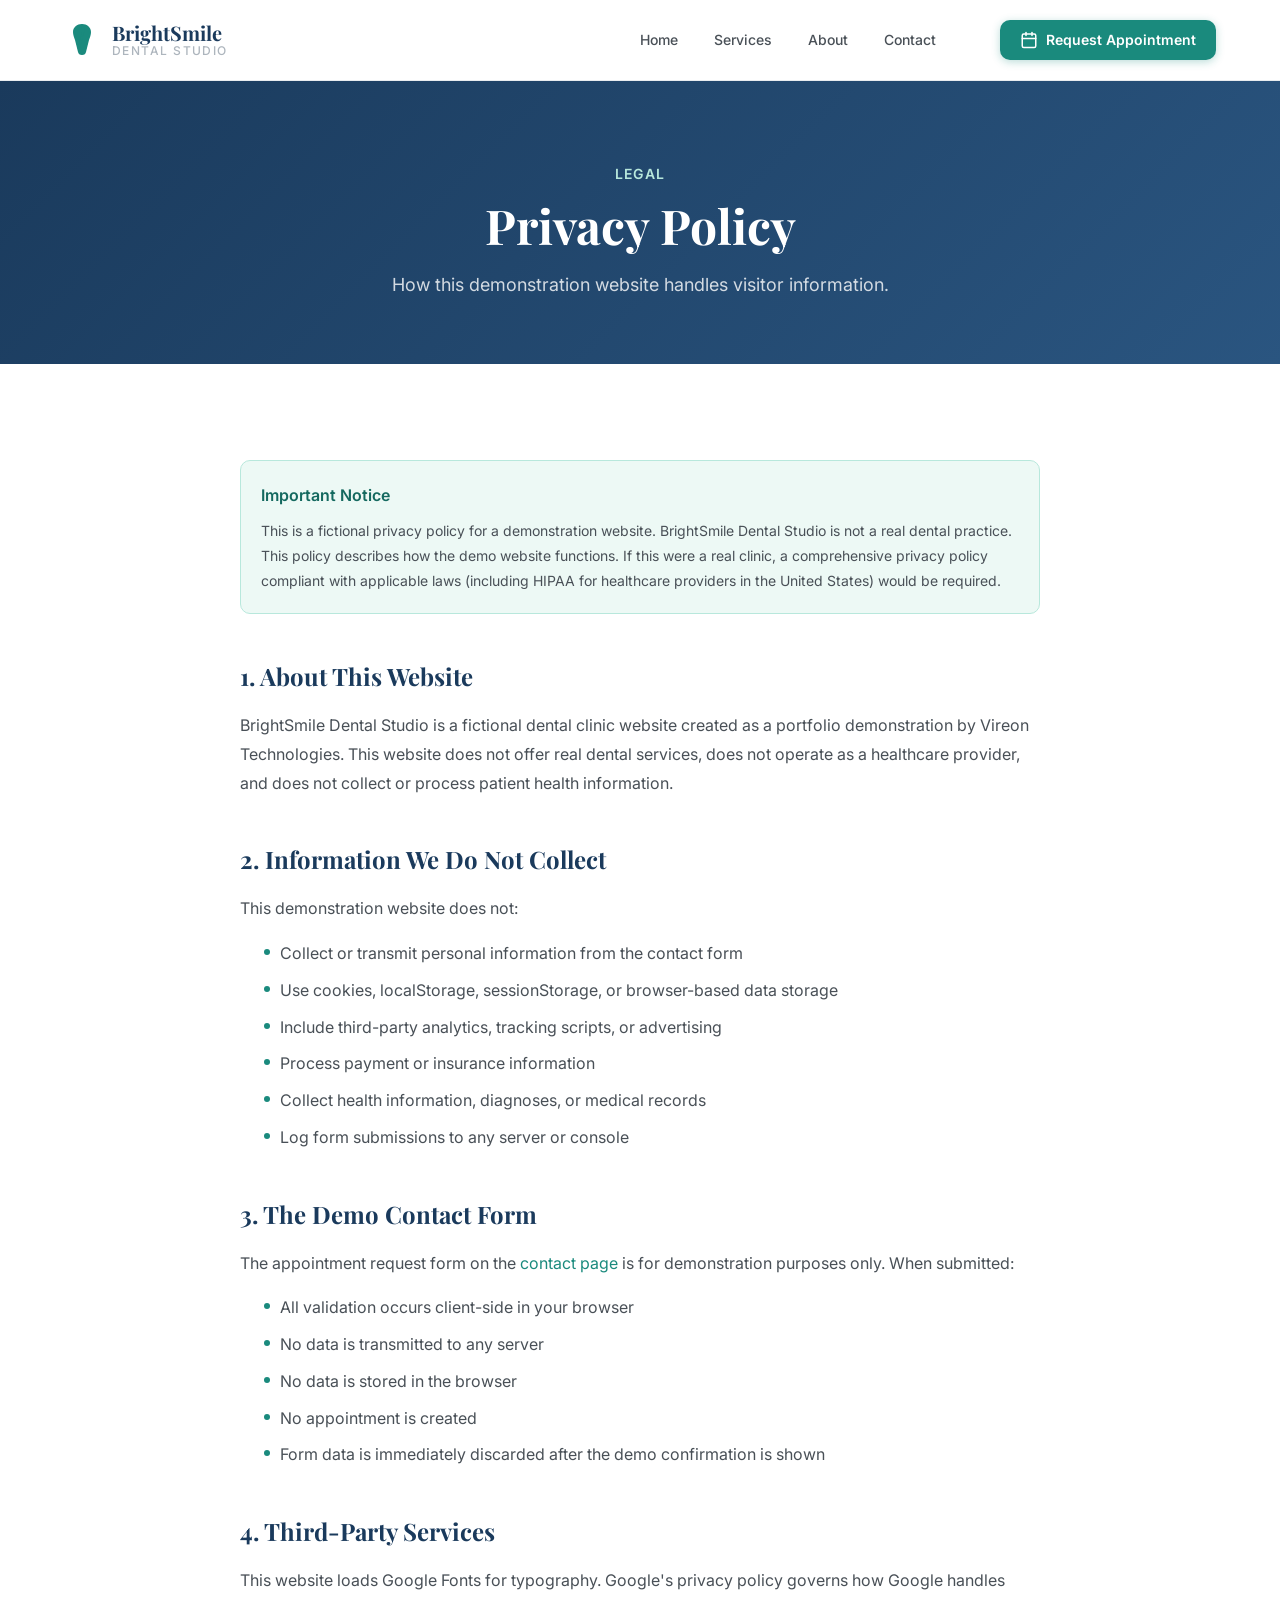
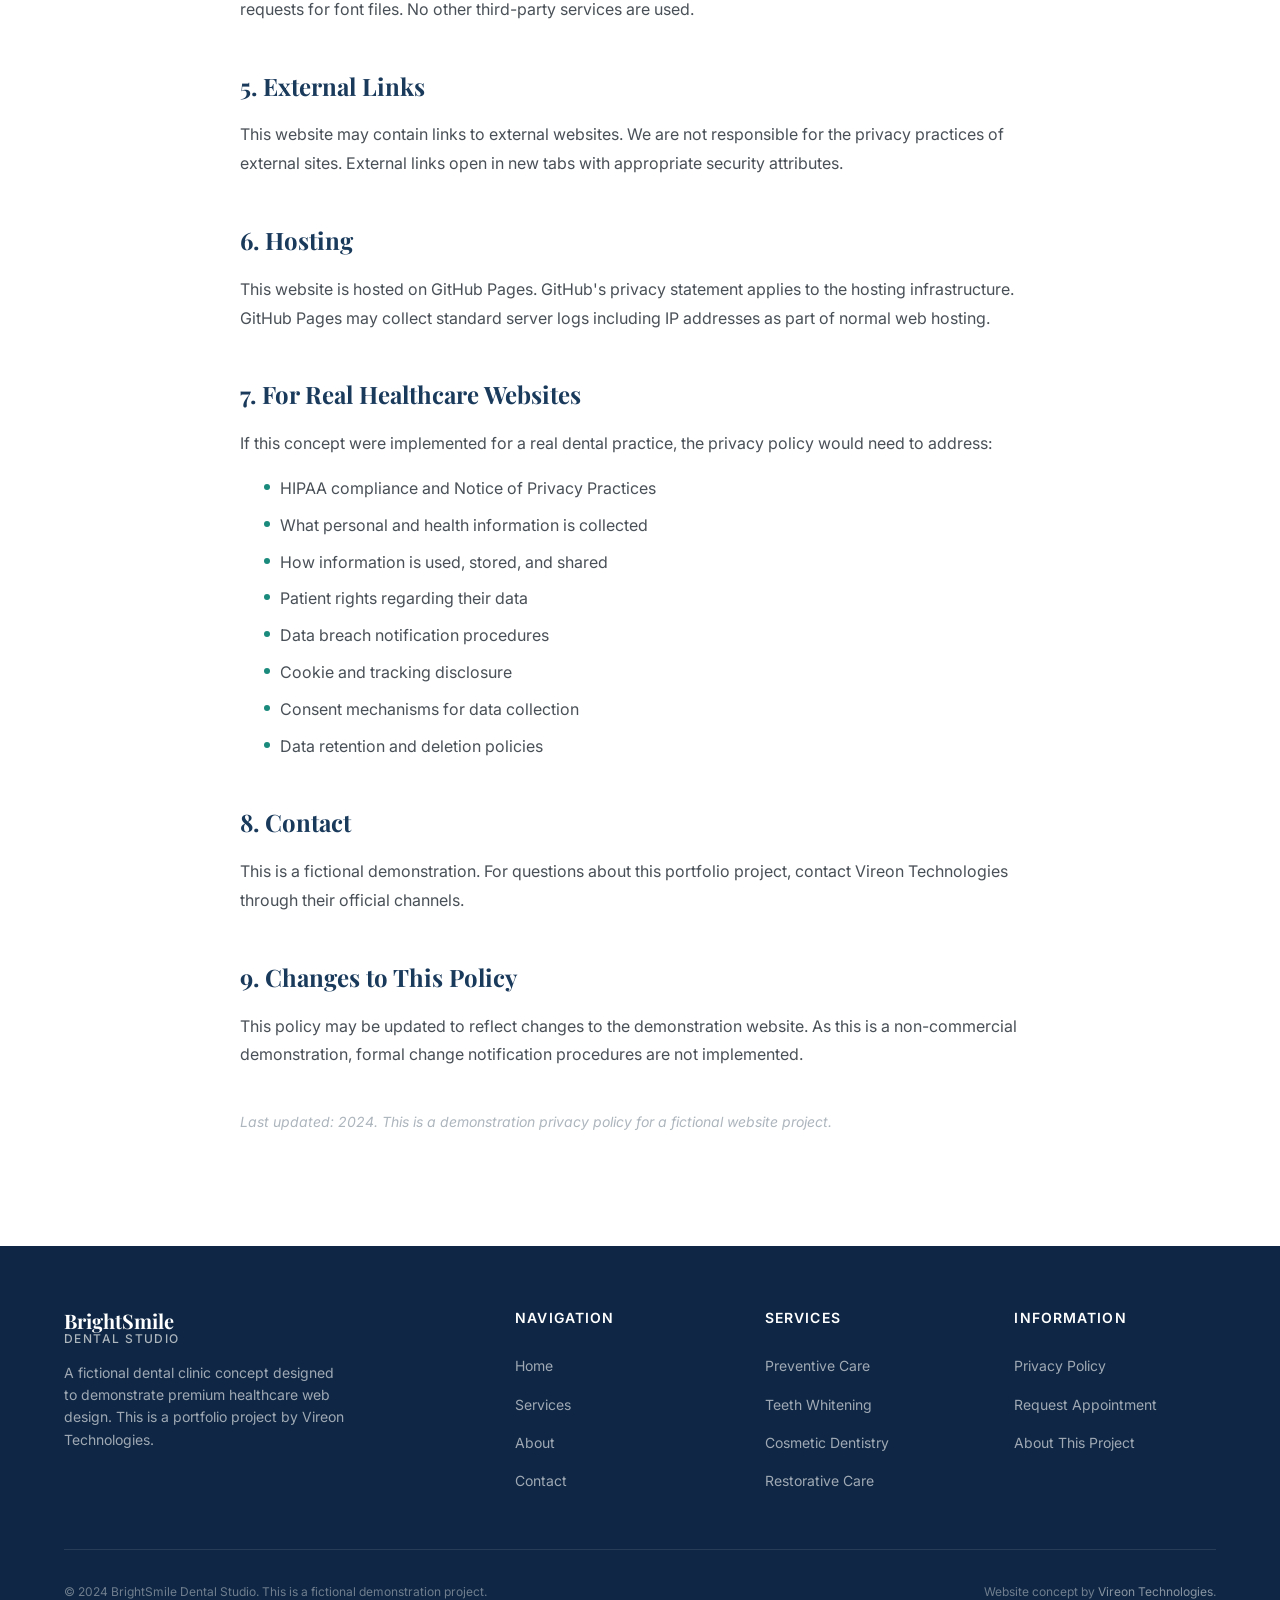
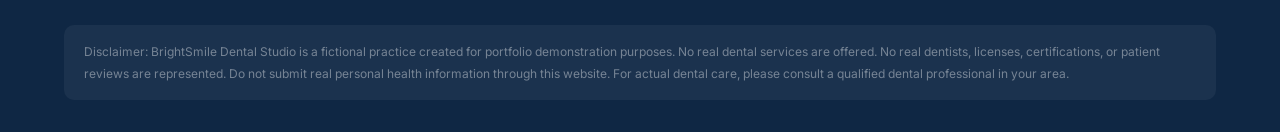
<file: privacy.html>
<!DOCTYPE html>
<html lang="en">
<head>
  <meta charset="UTF-8">
  <meta name="viewport" content="width=device-width, initial-scale=1.0">
  <title>Privacy Policy — BrightSmile Dental Studio</title>
  <meta name="description" content="Privacy policy for the BrightSmile Dental Studio demonstration website. Learn how this fictional portfolio project handles visitor data.">

  <meta property="og:title" content="Privacy Policy — BrightSmile Dental Studio">
  <meta property="og:description" content="Privacy policy for the BrightSmile Dental Studio demonstration website by Vireon Technologies.">
  <meta property="og:type" content="website">
  <meta property="og:url" content="">
  <link rel="canonical" href="">

  <link rel="icon" type="image/svg+xml" href="data:image/svg+xml,%3Csvg xmlns='http://www.w3.org/2000/svg' viewBox='0 0 36 36'%3E%3Cpath d='M18 2C13 2 9 5.5 9 10c0 3 1 5 2 8l3 12c.5 2 1.5 3 4 3s3.5-1 4-3l3-12c1-3 2-5 2-8 0-4.5-4-8-9-8z' fill='%231a8a7d'/%3E%3Cpath d='M18 2c-1 0-2 .2-3 .5C17 3 18 5 18 7v3c0 1.5-.5 3-1 4.5L14 26c-.3 1 0 2 .5 2.5.5-.5 1-1.5 1.5-3l3-12c1-3 2-5 2-8 0-1.5-.5-2.5-1-3-.5-.3-1.2-.5-2-.5z' fill='%2322b8a6' opacity='.4'/%3E%3C/svg%3E">

  <link rel="stylesheet" href="assets/css/styles.css">
</head>
<body>

  <a href="#main-content" class="skip-link">Skip to main content</a>

  <!-- Header -->
  <header class="site-header" role="banner">
    <div class="container">
      <div class="header-inner">
        <a href="index.html" class="logo" aria-label="BrightSmile Dental Studio — Home">
          <svg viewBox="0 0 36 36" fill="none" xmlns="http://www.w3.org/2000/svg" aria-hidden="true">
            <path d="M18 2C13 2 9 5.5 9 10c0 3 1 5 2 8l3 12c.5 2 1.5 3 4 3s3.5-1 4-3l3-12c1-3 2-5 2-8 0-4.5-4-8-9-8z" fill="currentColor"/>
            <path d="M18 2c-1 0-2 .2-3 .5C17 3 18 5 18 7v3c0 1.5-.5 3-1 4.5L14 26c-.3 1 0 2 .5 2.5.5-.5 1-1.5 1.5-3l3-12c1-3 2-5 2-8 0-1.5-.5-2.5-1-3-.5-.3-1.2-.5-2-.5z" fill="currentColor" opacity=".3"/>
          </svg>
          <div class="logo-text">BrightSmile<span>Dental Studio</span></div>
        </a>
        <button class="hamburger" id="hamburger" aria-expanded="false" aria-controls="main-nav" aria-label="Toggle navigation menu">
          <span class="hamburger-line"></span><span class="hamburger-line"></span><span class="hamburger-line"></span>
        </button>
        <nav class="main-nav" id="main-nav" role="navigation" aria-label="Main navigation">
          <ul class="nav-links">
            <li><a href="index.html">Home</a></li>
            <li><a href="services.html">Services</a></li>
            <li><a href="about.html">About</a></li>
            <li><a href="contact.html">Contact</a></li>
          </ul>
          <div class="nav-cta">
            <a href="contact.html#appointment-form" class="btn btn--primary btn--sm">
              <svg viewBox="0 0 24 24" fill="none" stroke="currentColor" stroke-width="2" stroke-linecap="round" stroke-linejoin="round" aria-hidden="true"><rect x="3" y="4" width="18" height="18" rx="2"/><line x1="16" y1="2" x2="16" y2="6"/><line x1="8" y1="2" x2="8" y2="6"/><line x1="3" y1="10" x2="21" y2="10"/></svg>
              Request Appointment
            </a>
          </div>
        </nav>
      </div>
    </div>
  </header>

  <main id="main-content">

    <section class="page-header" aria-label="Privacy Policy">
      <div class="container">
        <span class="section-label">Legal</span>
        <h1>Privacy Policy</h1>
        <p>How this demonstration website handles visitor information.</p>
      </div>
    </section>

    <section class="section">
      <div class="container">
        <div class="prose">

          <div style="background: var(--color-mint-pale); border: 1px solid var(--color-mint); border-radius: var(--border-radius); padding: var(--space-5); margin-bottom: var(--space-8);">
            <p style="font-weight: 600; color: var(--color-teal-dark); margin-bottom: var(--space-2);">Important Notice</p>
            <p style="font-size: var(--fs-sm); margin-bottom: 0;">This is a fictional privacy policy for a demonstration website. BrightSmile Dental Studio is not a real dental practice. This policy describes how the demo website functions. If this were a real clinic, a comprehensive privacy policy compliant with applicable laws (including HIPAA for healthcare providers in the United States) would be required.</p>
          </div>

          <h2>1. About This Website</h2>
          <p>BrightSmile Dental Studio is a fictional dental clinic website created as a portfolio demonstration by Vireon Technologies. This website does not offer real dental services, does not operate as a healthcare provider, and does not collect or process patient health information.</p>

          <h2>2. Information We Do Not Collect</h2>
          <p>This demonstration website does not:</p>
          <ul>
            <li>Collect or transmit personal information from the contact form</li>
            <li>Use cookies, localStorage, sessionStorage, or browser-based data storage</li>
            <li>Include third-party analytics, tracking scripts, or advertising</li>
            <li>Process payment or insurance information</li>
            <li>Collect health information, diagnoses, or medical records</li>
            <li>Log form submissions to any server or console</li>
          </ul>

          <h2>3. The Demo Contact Form</h2>
          <p>The appointment request form on the <a href="contact.html">contact page</a> is for demonstration purposes only. When submitted:</p>
          <ul>
            <li>All validation occurs client-side in your browser</li>
            <li>No data is transmitted to any server</li>
            <li>No data is stored in the browser</li>
            <li>No appointment is created</li>
            <li>Form data is immediately discarded after the demo confirmation is shown</li>
          </ul>

          <h2>4. Third-Party Services</h2>
          <p>This website loads Google Fonts for typography. Google's privacy policy governs how Google handles requests for font files. No other third-party services are used.</p>

          <h2>5. External Links</h2>
          <p>This website may contain links to external websites. We are not responsible for the privacy practices of external sites. External links open in new tabs with appropriate security attributes.</p>

          <h2>6. Hosting</h2>
          <p>This website is hosted on GitHub Pages. GitHub's privacy statement applies to the hosting infrastructure. GitHub Pages may collect standard server logs including IP addresses as part of normal web hosting.</p>

          <h2>7. For Real Healthcare Websites</h2>
          <p>If this concept were implemented for a real dental practice, the privacy policy would need to address:</p>
          <ul>
            <li>HIPAA compliance and Notice of Privacy Practices</li>
            <li>What personal and health information is collected</li>
            <li>How information is used, stored, and shared</li>
            <li>Patient rights regarding their data</li>
            <li>Data breach notification procedures</li>
            <li>Cookie and tracking disclosure</li>
            <li>Consent mechanisms for data collection</li>
            <li>Data retention and deletion policies</li>
          </ul>

          <h2>8. Contact</h2>
          <p>This is a fictional demonstration. For questions about this portfolio project, contact Vireon Technologies through their official channels.</p>

          <h2>9. Changes to This Policy</h2>
          <p>This policy may be updated to reflect changes to the demonstration website. As this is a non-commercial demonstration, formal change notification procedures are not implemented.</p>

          <p style="margin-top: var(--space-10); font-size: var(--fs-sm); color: var(--color-gray-500); font-style: italic;">Last updated: 2024. This is a demonstration privacy policy for a fictional website project.</p>

        </div>
      </div>
    </section>

  </main>

  <!-- Footer -->
  <footer class="site-footer" role="contentinfo">
    <div class="container">
      <div class="footer-grid">
        <div class="footer-brand">
          <div class="logo-text">BrightSmile<span>Dental Studio</span></div>
          <p>A fictional dental clinic concept designed to demonstrate premium healthcare web design. This is a portfolio project by Vireon Technologies.</p>
        </div>
        <div class="footer-col">
          <h4>Navigation</h4>
          <a href="index.html">Home</a>
          <a href="services.html">Services</a>
          <a href="about.html">About</a>
          <a href="contact.html">Contact</a>
        </div>
        <div class="footer-col">
          <h4>Services</h4>
          <a href="services.html#preventive">Preventive Care</a>
          <a href="services.html#whitening">Teeth Whitening</a>
          <a href="services.html#cosmetic">Cosmetic Dentistry</a>
          <a href="services.html#restorative">Restorative Care</a>
        </div>
        <div class="footer-col">
          <h4>Information</h4>
          <a href="privacy.html">Privacy Policy</a>
          <a href="contact.html#appointment-form">Request Appointment</a>
          <a href="about.html">About This Project</a>
        </div>
      </div>
      <div class="footer-bottom">
        <p>&copy; 2024 BrightSmile Dental Studio. This is a fictional demonstration project.</p>
        <p>Website concept by <a href="https://vireontechnologies.com" target="_blank" rel="noopener noreferrer">Vireon Technologies</a>.</p>
      </div>
      <div class="footer-disclaimer">
        <p>Disclaimer: BrightSmile Dental Studio is a fictional practice created for portfolio demonstration purposes. No real dental services are offered. No real dentists, licenses, certifications, or patient reviews are represented. Do not submit real personal health information through this website. For actual dental care, please consult a qualified dental professional in your area.</p>
      </div>
    </div>
  </footer>

  <script src="assets/js/main.js"></script>
</body>
</html>
</file>
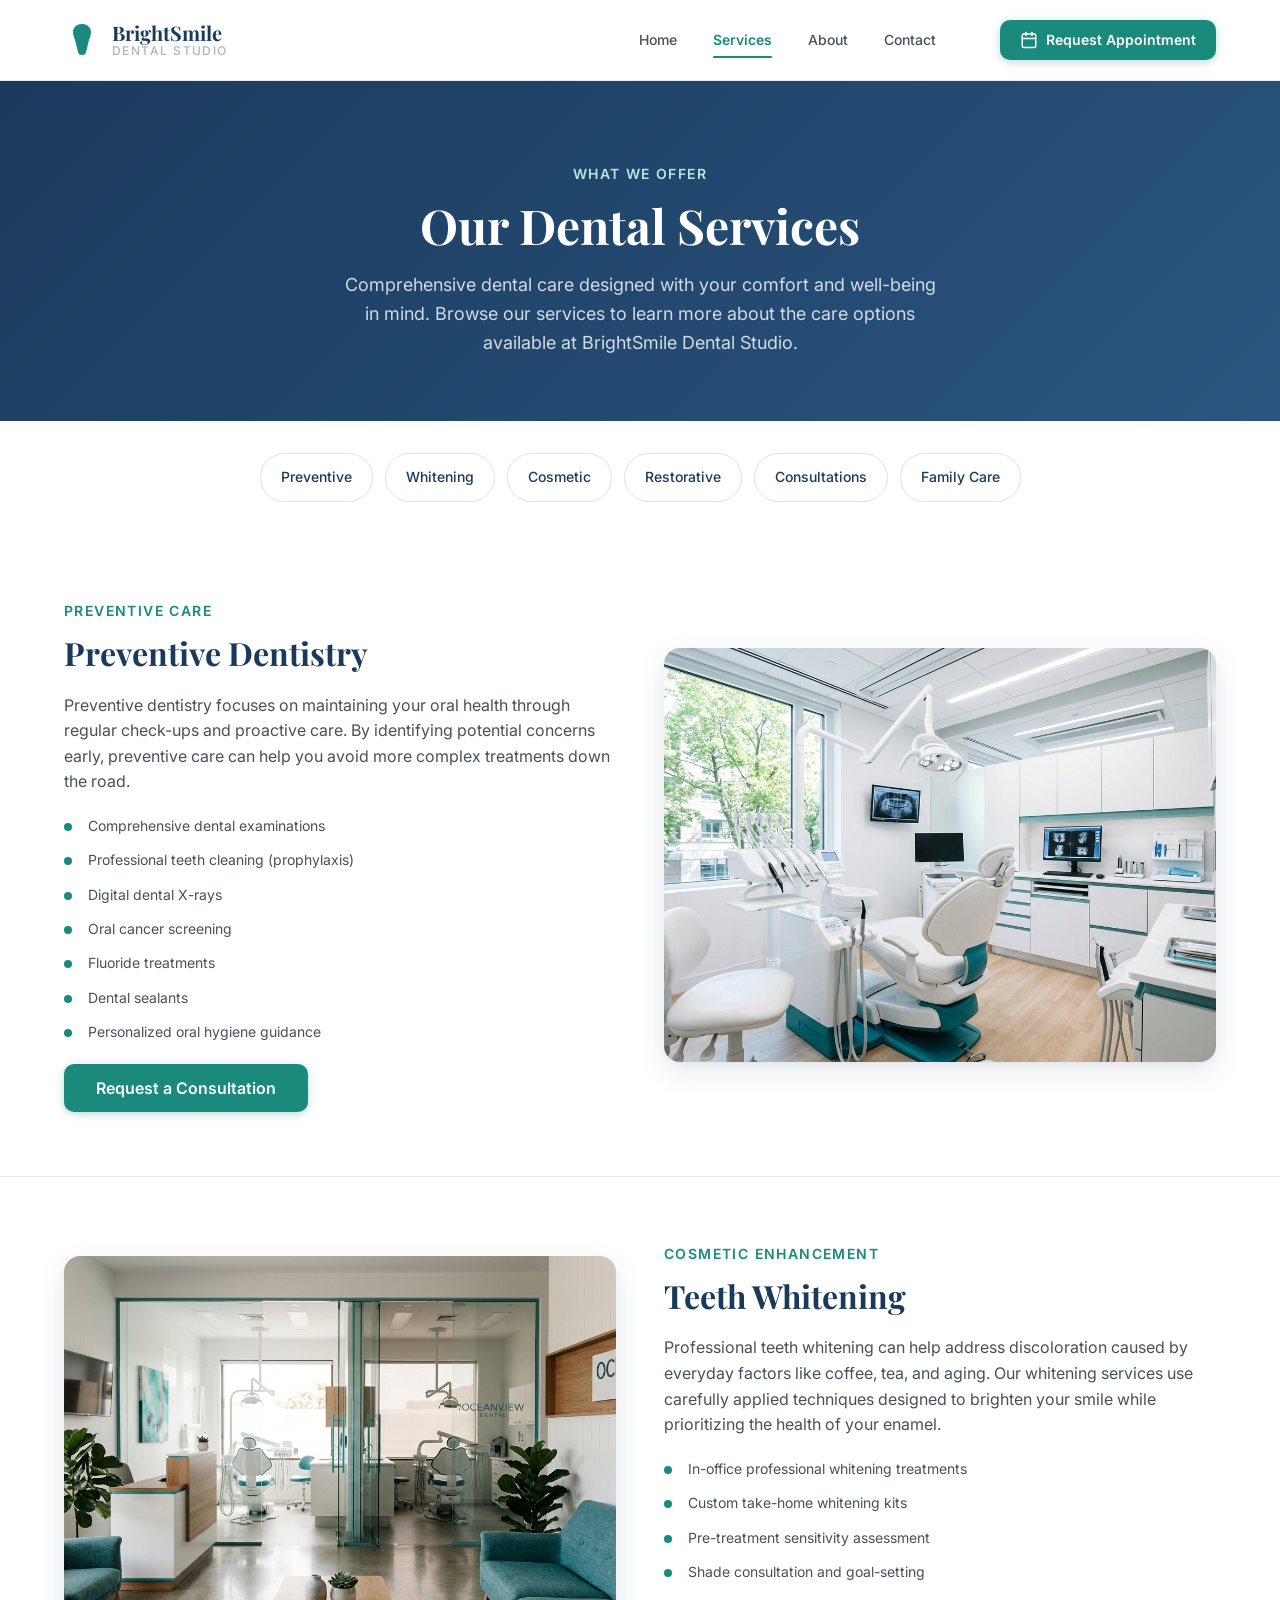
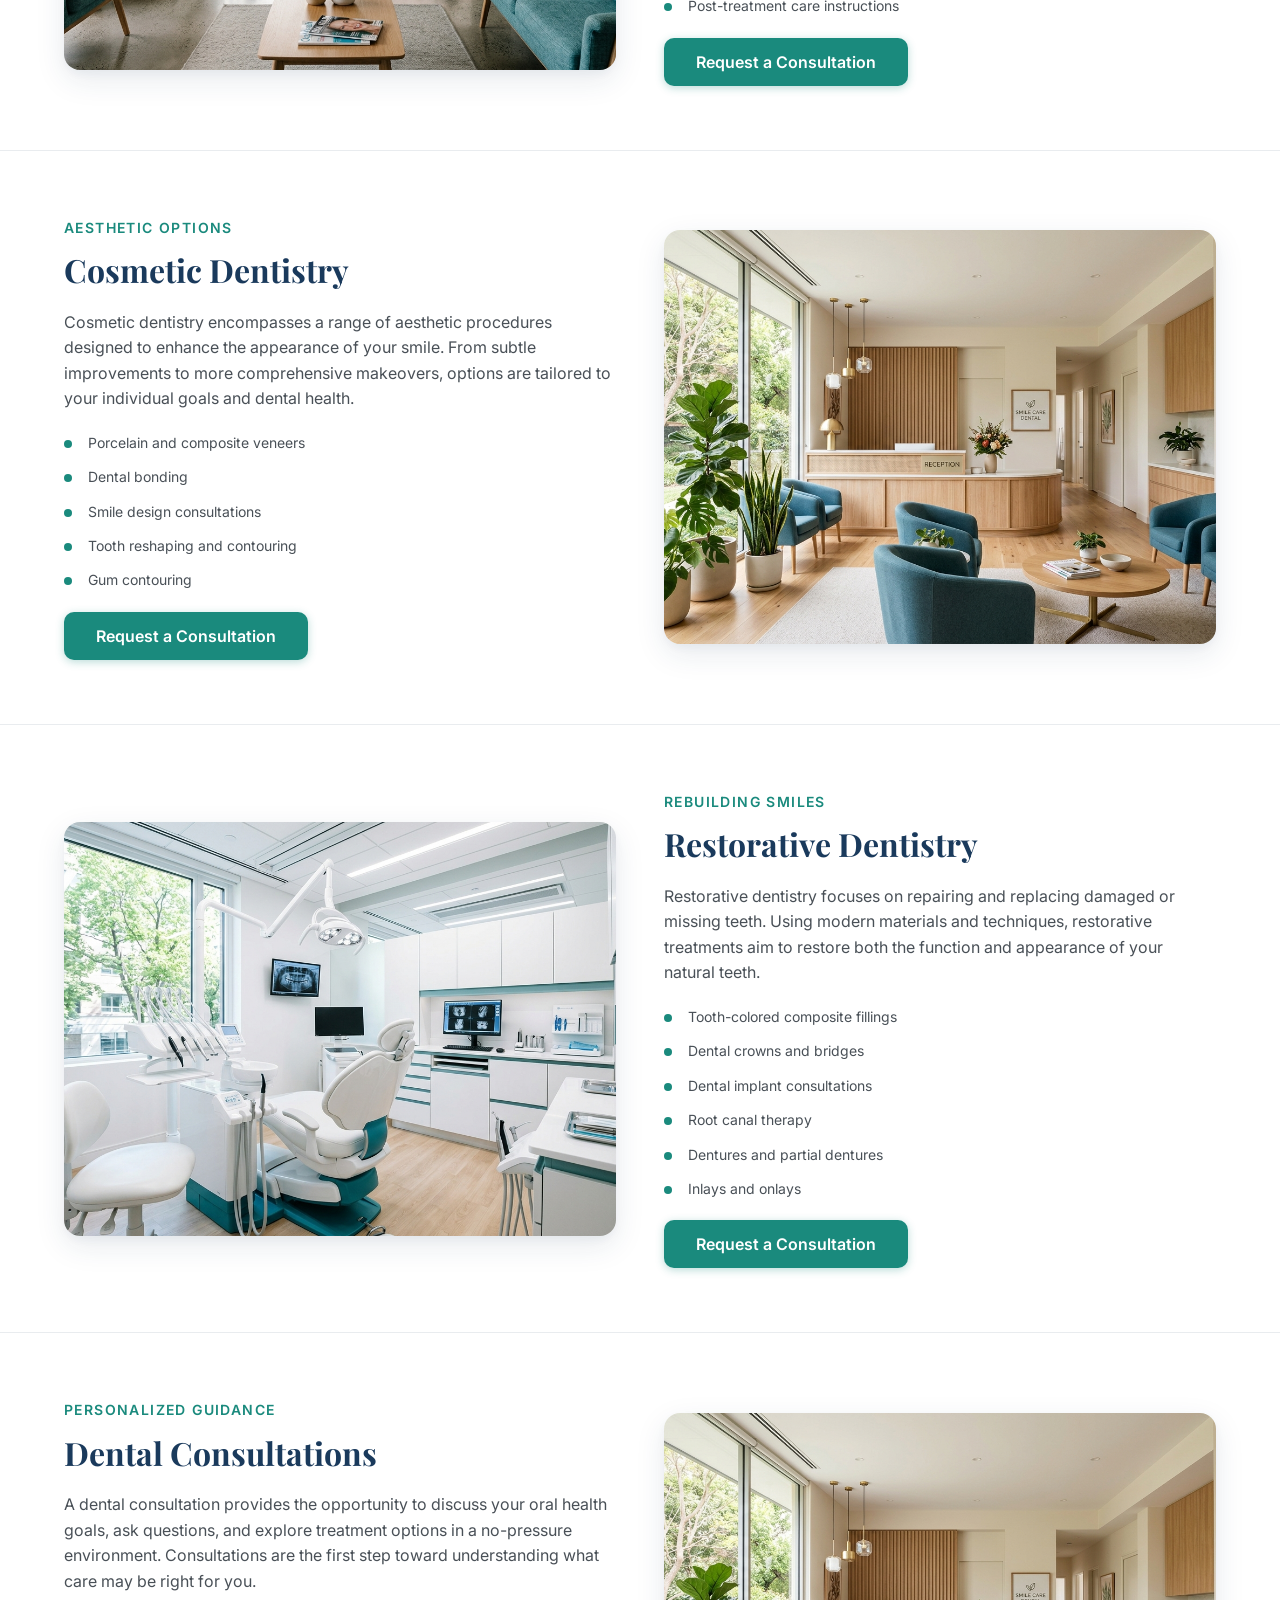
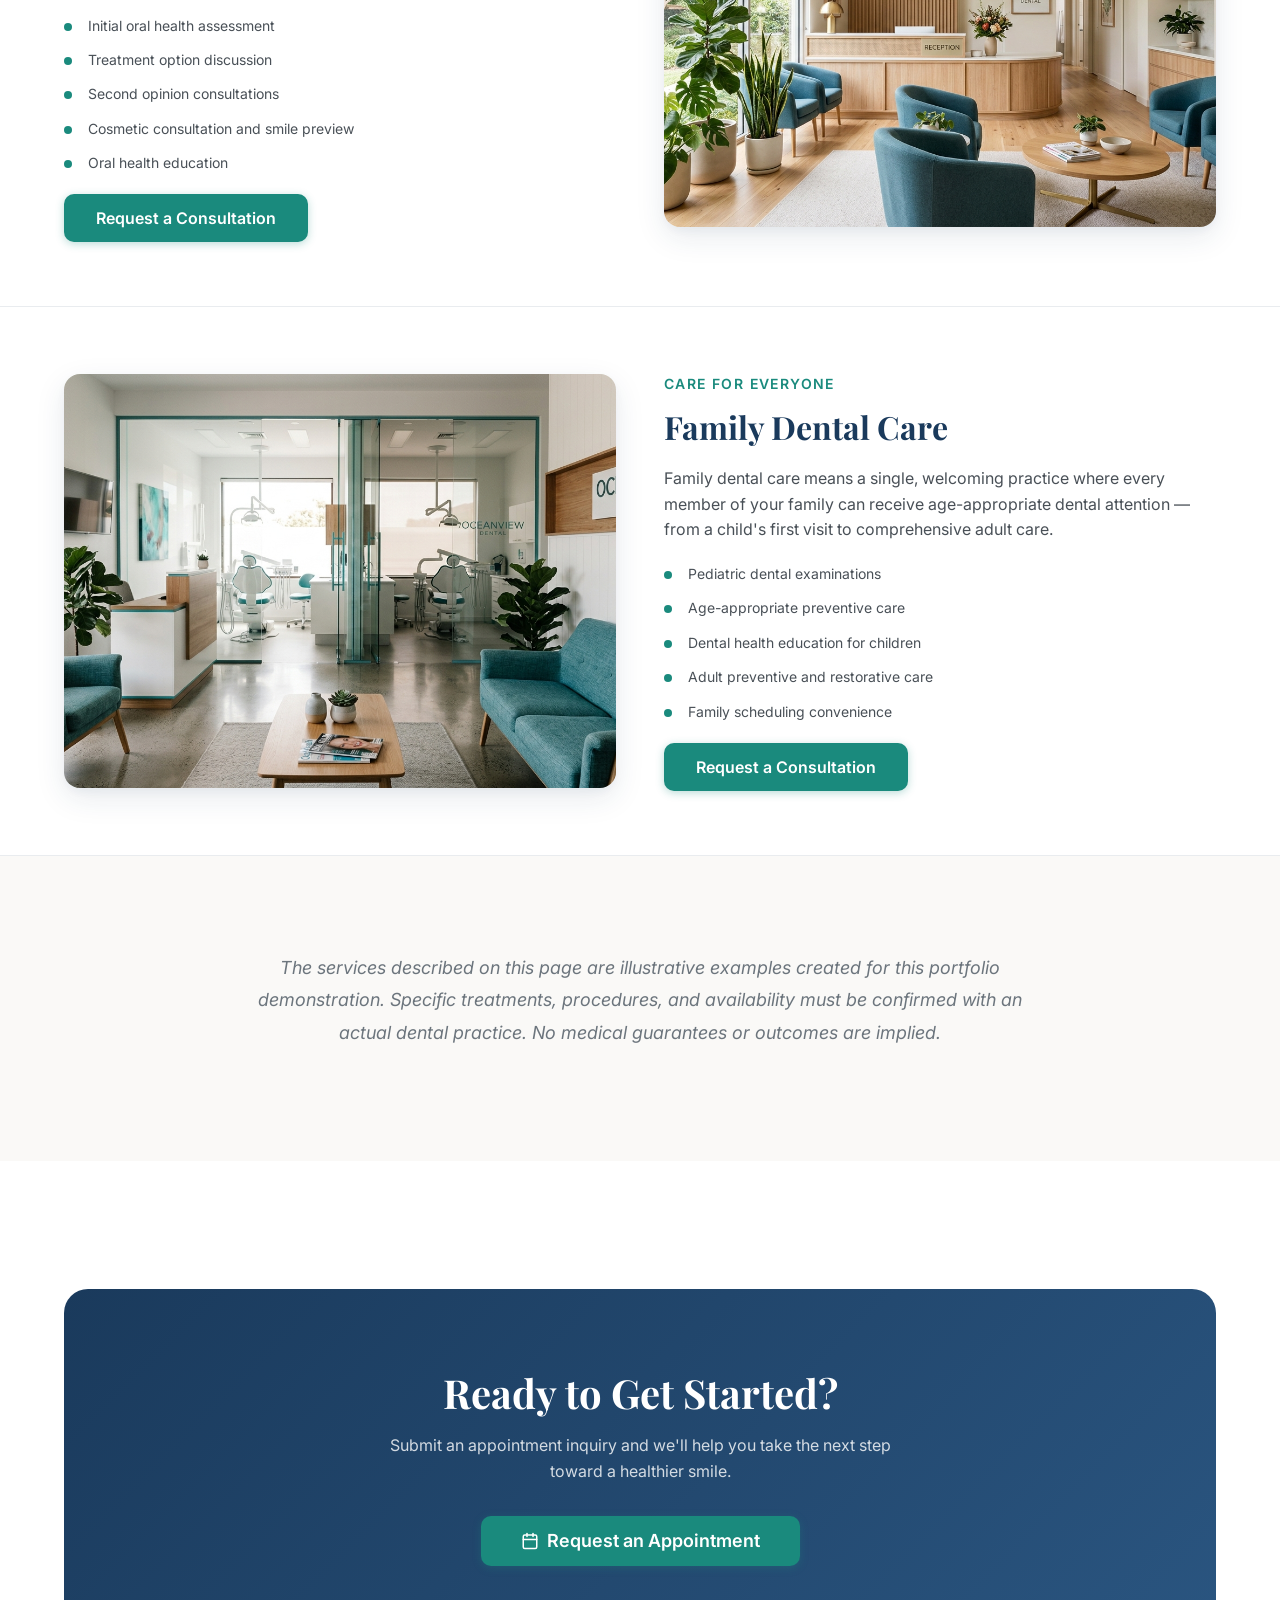
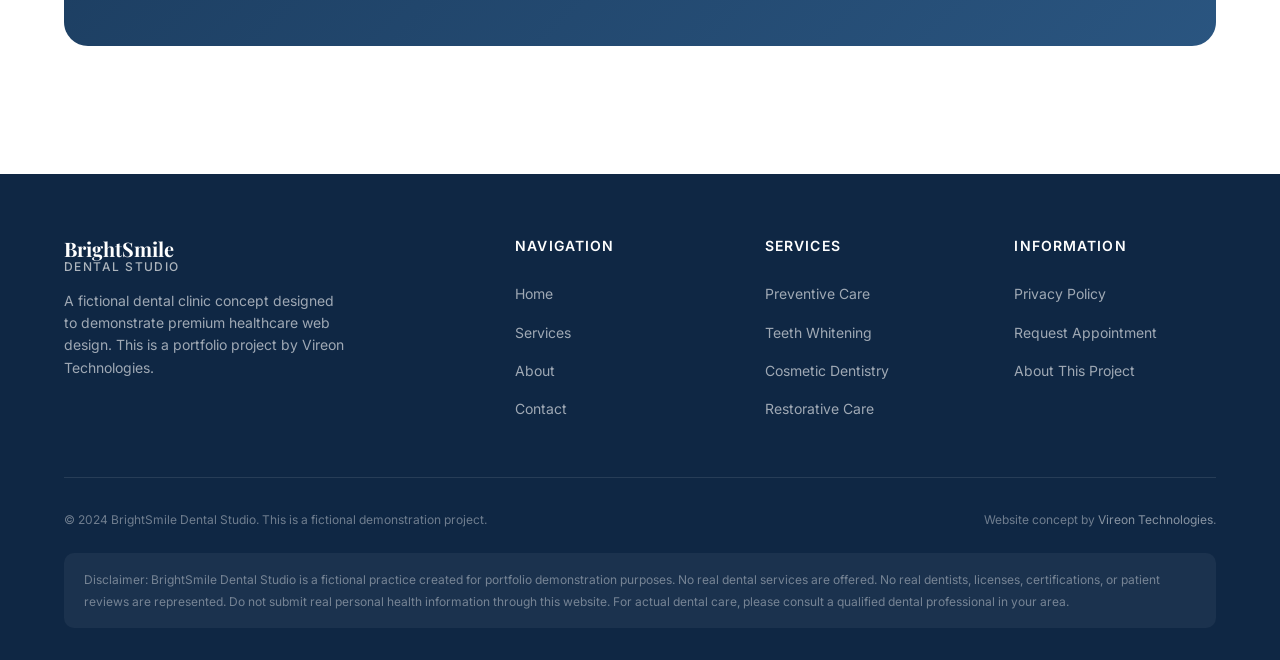
<file: services.html>
<!DOCTYPE html>
<html lang="en">
<head>
  <meta charset="UTF-8">
  <meta name="viewport" content="width=device-width, initial-scale=1.0">
  <title>Our Services — BrightSmile Dental Studio</title>
  <meta name="description" content="Explore dental services at BrightSmile Dental Studio including preventive care, teeth whitening, cosmetic dentistry, restorative treatments, consultations, and family dental care.">

  <meta property="og:title" content="Our Services — BrightSmile Dental Studio">
  <meta property="og:description" content="Explore comprehensive dental services designed with comfort, clarity, and your smile in mind.">
  <meta property="og:type" content="website">
  <meta property="og:image" content="assets/images/services-dental.jpg">
  <meta property="og:url" content="">
  <link rel="canonical" href="">

  <link rel="icon" type="image/svg+xml" href="data:image/svg+xml,%3Csvg xmlns='http://www.w3.org/2000/svg' viewBox='0 0 36 36'%3E%3Cpath d='M18 2C13 2 9 5.5 9 10c0 3 1 5 2 8l3 12c.5 2 1.5 3 4 3s3.5-1 4-3l3-12c1-3 2-5 2-8 0-4.5-4-8-9-8z' fill='%231a8a7d'/%3E%3Cpath d='M18 2c-1 0-2 .2-3 .5C17 3 18 5 18 7v3c0 1.5-.5 3-1 4.5L14 26c-.3 1 0 2 .5 2.5.5-.5 1-1.5 1.5-3l3-12c1-3 2-5 2-8 0-1.5-.5-2.5-1-3-.5-.3-1.2-.5-2-.5z' fill='%2322b8a6' opacity='.4'/%3E%3C/svg%3E">

  <link rel="stylesheet" href="assets/css/styles.css">
</head>
<body>

  <a href="#main-content" class="skip-link">Skip to main content</a>

  <!-- Header -->
  <header class="site-header" role="banner">
    <div class="container">
      <div class="header-inner">
        <a href="index.html" class="logo" aria-label="BrightSmile Dental Studio — Home">
          <svg viewBox="0 0 36 36" fill="none" xmlns="http://www.w3.org/2000/svg" aria-hidden="true">
            <path d="M18 2C13 2 9 5.5 9 10c0 3 1 5 2 8l3 12c.5 2 1.5 3 4 3s3.5-1 4-3l3-12c1-3 2-5 2-8 0-4.5-4-8-9-8z" fill="currentColor"/>
            <path d="M18 2c-1 0-2 .2-3 .5C17 3 18 5 18 7v3c0 1.5-.5 3-1 4.5L14 26c-.3 1 0 2 .5 2.5.5-.5 1-1.5 1.5-3l3-12c1-3 2-5 2-8 0-1.5-.5-2.5-1-3-.5-.3-1.2-.5-2-.5z" fill="currentColor" opacity=".3"/>
          </svg>
          <div class="logo-text">BrightSmile<span>Dental Studio</span></div>
        </a>
        <button class="hamburger" id="hamburger" aria-expanded="false" aria-controls="main-nav" aria-label="Toggle navigation menu">
          <span class="hamburger-line"></span><span class="hamburger-line"></span><span class="hamburger-line"></span>
        </button>
        <nav class="main-nav" id="main-nav" role="navigation" aria-label="Main navigation">
          <ul class="nav-links">
            <li><a href="index.html">Home</a></li>
            <li><a href="services.html" class="active" aria-current="page">Services</a></li>
            <li><a href="about.html">About</a></li>
            <li><a href="contact.html">Contact</a></li>
          </ul>
          <div class="nav-cta">
            <a href="contact.html#appointment-form" class="btn btn--primary btn--sm">
              <svg viewBox="0 0 24 24" fill="none" stroke="currentColor" stroke-width="2" stroke-linecap="round" stroke-linejoin="round" aria-hidden="true"><rect x="3" y="4" width="18" height="18" rx="2"/><line x1="16" y1="2" x2="16" y2="6"/><line x1="8" y1="2" x2="8" y2="6"/><line x1="3" y1="10" x2="21" y2="10"/></svg>
              Request Appointment
            </a>
          </div>
        </nav>
      </div>
    </div>
  </header>

  <main id="main-content">

    <!-- Page Header -->
    <section class="page-header" aria-label="Services overview">
      <div class="container">
        <span class="section-label">What We Offer</span>
        <h1>Our Dental Services</h1>
        <p>Comprehensive dental care designed with your comfort and well-being in mind. Browse our services to learn more about the care options available at BrightSmile Dental Studio.</p>
      </div>
    </section>

    <!-- Service Navigation -->
    <div class="container">
      <nav class="service-nav" aria-label="Service categories">
        <a href="#preventive">Preventive</a>
        <a href="#whitening">Whitening</a>
        <a href="#cosmetic">Cosmetic</a>
        <a href="#restorative">Restorative</a>
        <a href="#consultations">Consultations</a>
        <a href="#family">Family Care</a>
      </nav>
    </div>

    <!-- Preventive Dentistry -->
    <div class="service-detail" id="preventive">
      <div class="container">
        <div class="service-detail-inner fade-up">
          <div class="service-detail-content">
            <span class="section-label">Preventive Care</span>
            <h2>Preventive Dentistry</h2>
            <p>Preventive dentistry focuses on maintaining your oral health through regular check-ups and proactive care. By identifying potential concerns early, preventive care can help you avoid more complex treatments down the road.</p>
            <ul>
              <li>Comprehensive dental examinations</li>
              <li>Professional teeth cleaning (prophylaxis)</li>
              <li>Digital dental X-rays</li>
              <li>Oral cancer screening</li>
              <li>Fluoride treatments</li>
              <li>Dental sealants</li>
              <li>Personalized oral hygiene guidance</li>
            </ul>
            <a href="contact.html#appointment-form" class="btn btn--primary">
              Request a Consultation
            </a>
          </div>
          <div class="service-detail-image">
            <img src="assets/images/services-dental.jpg"
                 alt="Modern dental treatment room with professional equipment"
                 width="600" height="450"
                 loading="lazy">
          </div>
        </div>
      </div>
    </div>

    <!-- Teeth Whitening -->
    <div class="service-detail" id="whitening">
      <div class="container">
        <div class="service-detail-inner fade-up">
          <div class="service-detail-content">
            <span class="section-label">Cosmetic Enhancement</span>
            <h2>Teeth Whitening</h2>
            <p>Professional teeth whitening can help address discoloration caused by everyday factors like coffee, tea, and aging. Our whitening services use carefully applied techniques designed to brighten your smile while prioritizing the health of your enamel.</p>
            <ul>
              <li>In-office professional whitening treatments</li>
              <li>Custom take-home whitening kits</li>
              <li>Pre-treatment sensitivity assessment</li>
              <li>Shade consultation and goal-setting</li>
              <li>Post-treatment care instructions</li>
            </ul>
            <a href="contact.html#appointment-form" class="btn btn--primary">
              Request a Consultation
            </a>
          </div>
          <div class="service-detail-image">
            <img src="assets/images/hero-dental-office.jpg"
                 alt="Bright and welcoming dental clinic reception area"
                 width="600" height="450"
                 loading="lazy">
          </div>
        </div>
      </div>
    </div>

    <!-- Cosmetic Dentistry -->
    <div class="service-detail" id="cosmetic">
      <div class="container">
        <div class="service-detail-inner fade-up">
          <div class="service-detail-content">
            <span class="section-label">Aesthetic Options</span>
            <h2>Cosmetic Dentistry</h2>
            <p>Cosmetic dentistry encompasses a range of aesthetic procedures designed to enhance the appearance of your smile. From subtle improvements to more comprehensive makeovers, options are tailored to your individual goals and dental health.</p>
            <ul>
              <li>Porcelain and composite veneers</li>
              <li>Dental bonding</li>
              <li>Smile design consultations</li>
              <li>Tooth reshaping and contouring</li>
              <li>Gum contouring</li>
            </ul>
            <a href="contact.html#appointment-form" class="btn btn--primary">
              Request a Consultation
            </a>
          </div>
          <div class="service-detail-image">
            <img src="assets/images/about-clinic.jpg"
                 alt="Modern dental clinic reception with comfortable seating"
                 width="600" height="450"
                 loading="lazy">
          </div>
        </div>
      </div>
    </div>

    <!-- Restorative Dentistry -->
    <div class="service-detail" id="restorative">
      <div class="container">
        <div class="service-detail-inner fade-up">
          <div class="service-detail-content">
            <span class="section-label">Rebuilding Smiles</span>
            <h2>Restorative Dentistry</h2>
            <p>Restorative dentistry focuses on repairing and replacing damaged or missing teeth. Using modern materials and techniques, restorative treatments aim to restore both the function and appearance of your natural teeth.</p>
            <ul>
              <li>Tooth-colored composite fillings</li>
              <li>Dental crowns and bridges</li>
              <li>Dental implant consultations</li>
              <li>Root canal therapy</li>
              <li>Dentures and partial dentures</li>
              <li>Inlays and onlays</li>
            </ul>
            <a href="contact.html#appointment-form" class="btn btn--primary">
              Request a Consultation
            </a>
          </div>
          <div class="service-detail-image">
            <img src="assets/images/services-dental.jpg"
                 alt="Professional dental equipment in a modern treatment room"
                 width="600" height="450"
                 loading="lazy">
          </div>
        </div>
      </div>
    </div>

    <!-- Dental Consultations -->
    <div class="service-detail" id="consultations">
      <div class="container">
        <div class="service-detail-inner fade-up">
          <div class="service-detail-content">
            <span class="section-label">Personalized Guidance</span>
            <h2>Dental Consultations</h2>
            <p>A dental consultation provides the opportunity to discuss your oral health goals, ask questions, and explore treatment options in a no-pressure environment. Consultations are the first step toward understanding what care may be right for you.</p>
            <ul>
              <li>Initial oral health assessment</li>
              <li>Treatment option discussion</li>
              <li>Second opinion consultations</li>
              <li>Cosmetic consultation and smile preview</li>
              <li>Oral health education</li>
            </ul>
            <a href="contact.html#appointment-form" class="btn btn--primary">
              Request a Consultation
            </a>
          </div>
          <div class="service-detail-image">
            <img src="assets/images/about-clinic.jpg"
                 alt="Comfortable dental clinic interior with natural light"
                 width="600" height="450"
                 loading="lazy">
          </div>
        </div>
      </div>
    </div>

    <!-- Family Dental Care -->
    <div class="service-detail" id="family">
      <div class="container">
        <div class="service-detail-inner fade-up">
          <div class="service-detail-content">
            <span class="section-label">Care for Everyone</span>
            <h2>Family Dental Care</h2>
            <p>Family dental care means a single, welcoming practice where every member of your family can receive age-appropriate dental attention — from a child's first visit to comprehensive adult care.</p>
            <ul>
              <li>Pediatric dental examinations</li>
              <li>Age-appropriate preventive care</li>
              <li>Dental health education for children</li>
              <li>Adult preventive and restorative care</li>
              <li>Family scheduling convenience</li>
            </ul>
            <a href="contact.html#appointment-form" class="btn btn--primary">
              Request a Consultation
            </a>
          </div>
          <div class="service-detail-image">
            <img src="assets/images/hero-dental-office.jpg"
                 alt="Welcoming dental clinic with modern furnishings"
                 width="600" height="450"
                 loading="lazy">
          </div>
        </div>
      </div>
    </div>

    <!-- Disclaimer -->
    <section class="section section--ivory" aria-label="Services disclaimer">
      <div class="container">
        <div class="container--narrow" style="margin: 0 auto; text-align: center;">
          <p class="lead" style="font-style: italic;">The services described on this page are illustrative examples created for this portfolio demonstration. Specific treatments, procedures, and availability must be confirmed with an actual dental practice. No medical guarantees or outcomes are implied.</p>
        </div>
      </div>
    </section>

    <!-- CTA -->
    <section class="section" aria-labelledby="services-cta-heading">
      <div class="container">
        <div class="cta-banner fade-up">
          <h2 id="services-cta-heading">Ready to Get Started?</h2>
          <p>Submit an appointment inquiry and we'll help you take the next step toward a healthier smile.</p>
          <a href="contact.html#appointment-form" class="btn btn--primary btn--lg">
            <svg viewBox="0 0 24 24" fill="none" stroke="currentColor" stroke-width="2" stroke-linecap="round" stroke-linejoin="round" aria-hidden="true"><rect x="3" y="4" width="18" height="18" rx="2"/><line x1="16" y1="2" x2="16" y2="6"/><line x1="8" y1="2" x2="8" y2="6"/><line x1="3" y1="10" x2="21" y2="10"/></svg>
            Request an Appointment
          </a>
        </div>
      </div>
    </section>

  </main>

  <!-- Footer -->
  <footer class="site-footer" role="contentinfo">
    <div class="container">
      <div class="footer-grid">
        <div class="footer-brand">
          <div class="logo-text">BrightSmile<span>Dental Studio</span></div>
          <p>A fictional dental clinic concept designed to demonstrate premium healthcare web design. This is a portfolio project by Vireon Technologies.</p>
        </div>
        <div class="footer-col">
          <h4>Navigation</h4>
          <a href="index.html">Home</a>
          <a href="services.html">Services</a>
          <a href="about.html">About</a>
          <a href="contact.html">Contact</a>
        </div>
        <div class="footer-col">
          <h4>Services</h4>
          <a href="services.html#preventive">Preventive Care</a>
          <a href="services.html#whitening">Teeth Whitening</a>
          <a href="services.html#cosmetic">Cosmetic Dentistry</a>
          <a href="services.html#restorative">Restorative Care</a>
        </div>
        <div class="footer-col">
          <h4>Information</h4>
          <a href="privacy.html">Privacy Policy</a>
          <a href="contact.html#appointment-form">Request Appointment</a>
          <a href="about.html">About This Project</a>
        </div>
      </div>
      <div class="footer-bottom">
        <p>&copy; 2024 BrightSmile Dental Studio. This is a fictional demonstration project.</p>
        <p>Website concept by <a href="https://vireontechnologies.com" target="_blank" rel="noopener noreferrer">Vireon Technologies</a>.</p>
      </div>
      <div class="footer-disclaimer">
        <p>Disclaimer: BrightSmile Dental Studio is a fictional practice created for portfolio demonstration purposes. No real dental services are offered. No real dentists, licenses, certifications, or patient reviews are represented. Do not submit real personal health information through this website. For actual dental care, please consult a qualified dental professional in your area.</p>
      </div>
    </div>
  </footer>

  <script src="assets/js/main.js"></script>
</body>
</html>
</file>
<file: assets/css/styles.css>
/* ============================================================
   BrightSmile Dental Studio — Design System & Styles
   A fictional dental clinic website by Vireon Technologies
   ============================================================ */

/* ---------- Google Fonts ---------- */
@import url('https://fonts.googleapis.com/css2?family=Inter:wght@400;500;600;700&family=Playfair+Display:wght@600;700&display=swap');

/* ---------- Design Tokens ---------- */
:root {
  /* Colors */
  --color-navy:        #1a3a5c;
  --color-navy-dark:   #0f2744;
  --color-navy-light:  #2a5580;
  --color-teal:        #1a8a7d;
  --color-teal-dark:   #14695f;
  --color-teal-light:  #22b8a6;
  --color-mint:        #b8e8dc;
  --color-mint-light:  #d6f5ec;
  --color-mint-pale:   #edf9f5;
  --color-ivory:       #faf9f7;
  --color-white:       #ffffff;
  --color-gray-50:     #f8f9fa;
  --color-gray-100:    #f1f3f5;
  --color-gray-200:    #e9ecef;
  --color-gray-300:    #dee2e6;
  --color-gray-400:    #ced4da;
  --color-gray-500:    #adb5bd;
  --color-gray-600:    #6c757d;
  --color-gray-700:    #495057;
  --color-gray-800:    #343a40;
  --color-gray-900:    #212529;
  --color-error:       #d63031;
  --color-error-light: #fef0f0;
  --color-success:     #00a876;
  --color-success-light:#e8f8f2;
  --color-warning:     #e17055;

  /* Typography */
  --font-body:    'Inter', -apple-system, BlinkMacSystemFont, 'Segoe UI', Roboto, sans-serif;
  --font-heading: 'Playfair Display', Georgia, 'Times New Roman', serif;

  --fs-xs:   0.75rem;
  --fs-sm:   0.875rem;
  --fs-base: 1rem;
  --fs-md:   1.125rem;
  --fs-lg:   1.25rem;
  --fs-xl:   1.5rem;
  --fs-2xl:  2rem;
  --fs-3xl:  2.5rem;
  --fs-4xl:  3rem;
  --fs-5xl:  3.5rem;

  --lh-tight:  1.2;
  --lh-normal: 1.6;
  --lh-loose:  1.8;

  /* Spacing */
  --space-1:  0.25rem;
  --space-2:  0.5rem;
  --space-3:  0.75rem;
  --space-4:  1rem;
  --space-5:  1.25rem;
  --space-6:  1.5rem;
  --space-8:  2rem;
  --space-10: 2.5rem;
  --space-12: 3rem;
  --space-16: 4rem;
  --space-20: 5rem;
  --space-24: 6rem;

  /* Layout */
  --max-width:   1200px;
  --max-width-narrow: 800px;
  --border-radius-sm: 0.375rem;
  --border-radius:    0.625rem;
  --border-radius-lg: 1rem;
  --border-radius-xl: 1.5rem;

  /* Shadows */
  --shadow-sm:  0 1px 3px rgba(26, 58, 92, 0.06), 0 1px 2px rgba(26, 58, 92, 0.04);
  --shadow-md:  0 4px 12px rgba(26, 58, 92, 0.08), 0 2px 4px rgba(26, 58, 92, 0.04);
  --shadow-lg:  0 10px 30px rgba(26, 58, 92, 0.1), 0 4px 8px rgba(26, 58, 92, 0.04);
  --shadow-xl:  0 20px 50px rgba(26, 58, 92, 0.12), 0 8px 16px rgba(26, 58, 92, 0.06);

  /* Transitions */
  --transition-fast: 0.15s ease;
  --transition:      0.25s ease;
  --transition-slow: 0.4s ease;
}

/* ---------- Reduced Motion ---------- */
@media (prefers-reduced-motion: reduce) {
  *, *::before, *::after {
    animation-duration: 0.01ms !important;
    animation-iteration-count: 1 !important;
    transition-duration: 0.01ms !important;
    scroll-behavior: auto !important;
  }
}

/* ---------- Reset & Base ---------- */
*, *::before, *::after {
  box-sizing: border-box;
  margin: 0;
  padding: 0;
}

html {
  scroll-behavior: smooth;
  -webkit-text-size-adjust: 100%;
}

body {
  font-family: var(--font-body);
  font-size: var(--fs-base);
  line-height: var(--lh-normal);
  color: var(--color-gray-800);
  background-color: var(--color-white);
  -webkit-font-smoothing: antialiased;
  -moz-osx-font-smoothing: grayscale;
  overflow-x: hidden;
}

img {
  max-width: 100%;
  height: auto;
  display: block;
}

a {
  color: var(--color-teal);
  text-decoration: none;
  transition: color var(--transition-fast);
}

a:hover {
  color: var(--color-teal-dark);
}

ul, ol {
  list-style: none;
}

button {
  font-family: inherit;
  cursor: pointer;
  border: none;
  background: none;
}

/* ---------- Skip Link ---------- */
.skip-link {
  position: absolute;
  top: -100%;
  left: var(--space-4);
  z-index: 10000;
  padding: var(--space-3) var(--space-6);
  background: var(--color-navy);
  color: var(--color-white);
  font-weight: 600;
  border-radius: 0 0 var(--border-radius) var(--border-radius);
  transition: top var(--transition-fast);
}

.skip-link:focus {
  top: 0;
  color: var(--color-white);
}

/* ---------- Focus Styles ---------- */
:focus-visible {
  outline: 3px solid var(--color-teal-light);
  outline-offset: 2px;
  border-radius: 2px;
}

/* ---------- Container ---------- */
.container {
  width: 100%;
  max-width: var(--max-width);
  margin: 0 auto;
  padding: 0 var(--space-6);
}

.container--narrow {
  max-width: var(--max-width-narrow);
}

/* ---------- Typography ---------- */
h1, h2, h3, h4, h5, h6 {
  font-family: var(--font-heading);
  color: var(--color-navy);
  line-height: var(--lh-tight);
  font-weight: 700;
}

h1 { font-size: var(--fs-4xl); margin-bottom: var(--space-6); }
h2 { font-size: var(--fs-3xl); margin-bottom: var(--space-5); }
h3 { font-size: var(--fs-xl);  margin-bottom: var(--space-4); }
h4 { font-size: var(--fs-lg);  margin-bottom: var(--space-3); }

p {
  margin-bottom: var(--space-4);
  color: var(--color-gray-700);
}

.lead {
  font-size: var(--fs-md);
  line-height: var(--lh-loose);
  color: var(--color-gray-600);
}

.section-label {
  display: inline-block;
  font-family: var(--font-body);
  font-size: var(--fs-sm);
  font-weight: 600;
  text-transform: uppercase;
  letter-spacing: 0.1em;
  color: var(--color-teal);
  margin-bottom: var(--space-3);
}

/* ---------- Buttons ---------- */
.btn {
  display: inline-flex;
  align-items: center;
  justify-content: center;
  gap: var(--space-2);
  padding: 0.875rem 2rem;
  font-size: var(--fs-base);
  font-weight: 600;
  line-height: 1;
  border-radius: var(--border-radius);
  transition: all var(--transition);
  text-decoration: none;
  white-space: nowrap;
  min-height: 48px;
}

.btn--primary {
  background: var(--color-teal);
  color: var(--color-white);
  box-shadow: 0 2px 8px rgba(26, 138, 125, 0.3);
}

.btn--primary:hover {
  background: var(--color-teal-dark);
  color: var(--color-white);
  transform: translateY(-1px);
  box-shadow: 0 4px 16px rgba(26, 138, 125, 0.35);
}

.btn--secondary {
  background: transparent;
  color: var(--color-navy);
  border: 2px solid var(--color-navy);
}

.btn--secondary:hover {
  background: var(--color-navy);
  color: var(--color-white);
  transform: translateY(-1px);
}

.btn--white {
  background: var(--color-white);
  color: var(--color-navy);
  box-shadow: var(--shadow-md);
}

.btn--white:hover {
  color: var(--color-teal);
  transform: translateY(-1px);
  box-shadow: var(--shadow-lg);
}

.btn--sm {
  padding: 0.625rem 1.25rem;
  font-size: var(--fs-sm);
  min-height: 40px;
}

.btn--lg {
  padding: 1rem 2.5rem;
  font-size: var(--fs-md);
}

.btn svg {
  width: 18px;
  height: 18px;
  flex-shrink: 0;
}

/* ---------- Header / Navigation ---------- */
.site-header {
  position: sticky;
  top: 0;
  z-index: 1000;
  background: rgba(255, 255, 255, 0.97);
  backdrop-filter: blur(12px);
  -webkit-backdrop-filter: blur(12px);
  border-bottom: 1px solid var(--color-gray-200);
  transition: box-shadow var(--transition);
}

.site-header.scrolled {
  box-shadow: var(--shadow-md);
}

.header-inner {
  display: flex;
  align-items: center;
  justify-content: space-between;
  height: 80px;
}

.logo {
  display: flex;
  align-items: center;
  gap: var(--space-3);
  text-decoration: none;
  flex-shrink: 0;
}

.logo svg {
  width: 36px;
  height: 36px;
  color: var(--color-teal);
}

.logo-text {
  font-family: var(--font-heading);
  font-size: var(--fs-lg);
  font-weight: 700;
  color: var(--color-navy);
  line-height: 1.1;
}

.logo-text span {
  display: block;
  font-family: var(--font-body);
  font-size: var(--fs-xs);
  font-weight: 500;
  color: var(--color-gray-500);
  text-transform: uppercase;
  letter-spacing: 0.12em;
}

.main-nav {
  display: flex;
  align-items: center;
  gap: var(--space-8);
}

.nav-links {
  display: flex;
  align-items: center;
  gap: var(--space-1);
}

.nav-links a {
  position: relative;
  padding: var(--space-2) var(--space-4);
  font-size: var(--fs-sm);
  font-weight: 500;
  color: var(--color-gray-700);
  text-decoration: none;
  border-radius: var(--border-radius-sm);
  transition: all var(--transition-fast);
}

.nav-links a:hover {
  color: var(--color-teal);
  background: var(--color-mint-pale);
}

.nav-links a.active {
  color: var(--color-teal);
  font-weight: 600;
}

.nav-links a.active::after {
  content: '';
  position: absolute;
  bottom: -2px;
  left: var(--space-4);
  right: var(--space-4);
  height: 2px;
  background: var(--color-teal);
  border-radius: 1px;
}

.nav-cta {
  margin-left: var(--space-4);
}

/* Hamburger */
.hamburger {
  display: none;
  flex-direction: column;
  justify-content: center;
  align-items: center;
  width: 48px;
  height: 48px;
  padding: 0;
  background: none;
  border: none;
  cursor: pointer;
  z-index: 1001;
  border-radius: var(--border-radius-sm);
}

.hamburger-line {
  display: block;
  width: 24px;
  height: 2px;
  background: var(--color-navy);
  border-radius: 2px;
  transition: all var(--transition);
  transform-origin: center;
}

.hamburger-line + .hamburger-line {
  margin-top: 6px;
}

.hamburger[aria-expanded="true"] .hamburger-line:nth-child(1) {
  transform: translateY(8px) rotate(45deg);
}

.hamburger[aria-expanded="true"] .hamburger-line:nth-child(2) {
  opacity: 0;
}

.hamburger[aria-expanded="true"] .hamburger-line:nth-child(3) {
  transform: translateY(-8px) rotate(-45deg);
}

/* Mobile Nav */
@media (max-width: 768px) {
  .hamburger {
    display: flex;
  }

  .main-nav {
    position: fixed;
    inset: 0;
    top: 80px;
    flex-direction: column;
    align-items: stretch;
    gap: 0;
    padding: var(--space-8) var(--space-6);
    background: var(--color-white);
    transform: translateX(100%);
    transition: transform var(--transition);
    overflow-y: auto;
  }

  .main-nav.open {
    transform: translateX(0);
  }

  .nav-links {
    flex-direction: column;
    align-items: stretch;
    gap: var(--space-1);
  }

  .nav-links a {
    padding: var(--space-4) var(--space-4);
    font-size: var(--fs-md);
    border-radius: var(--border-radius);
  }

  .nav-links a.active::after {
    display: none;
  }

  .nav-links a.active {
    background: var(--color-mint-pale);
  }

  .nav-cta {
    margin-left: 0;
    margin-top: var(--space-6);
  }

  .nav-cta .btn {
    width: 100%;
    text-align: center;
  }
}

/* ---------- Hero ---------- */
.hero {
  position: relative;
  min-height: 85vh;
  display: flex;
  align-items: center;
  overflow: hidden;
  background: var(--color-navy-dark);
}

.hero-bg {
  position: absolute;
  inset: 0;
}

.hero-bg img {
  width: 100%;
  height: 100%;
  object-fit: cover;
  opacity: 0.35;
}

.hero-overlay {
  position: absolute;
  inset: 0;
  background: linear-gradient(135deg,
    rgba(15, 39, 68, 0.85) 0%,
    rgba(26, 58, 92, 0.7) 50%,
    rgba(26, 138, 125, 0.4) 100%
  );
}

.hero-content {
  position: relative;
  z-index: 2;
  max-width: 680px;
  padding: var(--space-20) 0;
}

.hero-content h1 {
  font-size: var(--fs-5xl);
  color: var(--color-white);
  margin-bottom: var(--space-6);
  line-height: 1.1;
}

.hero-content p {
  font-size: var(--fs-lg);
  color: rgba(255, 255, 255, 0.85);
  margin-bottom: var(--space-10);
  line-height: var(--lh-loose);
}

.hero-actions {
  display: flex;
  gap: var(--space-4);
  flex-wrap: wrap;
}

/* ---------- Sections ---------- */
.section {
  padding: var(--space-24) 0;
}

.section--ivory {
  background: var(--color-ivory);
}

.section--mint {
  background: var(--color-mint-pale);
}

.section--navy {
  background: var(--color-navy);
  color: var(--color-white);
}

.section--navy h2,
.section--navy h3 {
  color: var(--color-white);
}

.section--navy p {
  color: rgba(255, 255, 255, 0.8);
}

.section--navy .section-label {
  color: var(--color-mint);
}

.section-header {
  text-align: center;
  max-width: 680px;
  margin: 0 auto var(--space-16);
}

.section-header p {
  font-size: var(--fs-md);
}

/* ---------- Service Cards ---------- */
.services-grid {
  display: grid;
  grid-template-columns: repeat(3, 1fr);
  gap: var(--space-8);
}

.service-card {
  background: var(--color-white);
  border-radius: var(--border-radius-lg);
  padding: var(--space-10);
  text-align: center;
  transition: all var(--transition);
  box-shadow: var(--shadow-sm);
  border: 1px solid var(--color-gray-200);
  text-decoration: none;
  display: block;
}

.service-card:hover {
  transform: translateY(-4px);
  box-shadow: var(--shadow-lg);
  border-color: var(--color-mint);
}

.service-card-icon {
  width: 64px;
  height: 64px;
  margin: 0 auto var(--space-6);
  display: flex;
  align-items: center;
  justify-content: center;
  background: var(--color-mint-pale);
  border-radius: var(--border-radius);
  color: var(--color-teal);
  transition: all var(--transition);
}

.service-card:hover .service-card-icon {
  background: var(--color-teal);
  color: var(--color-white);
}

.service-card-icon svg {
  width: 28px;
  height: 28px;
}

.service-card h3 {
  font-size: var(--fs-lg);
  margin-bottom: var(--space-3);
}

.service-card p {
  font-size: var(--fs-sm);
  color: var(--color-gray-600);
  margin-bottom: var(--space-4);
}

.service-card .card-link {
  display: inline-flex;
  align-items: center;
  gap: var(--space-2);
  font-size: var(--fs-sm);
  font-weight: 600;
  color: var(--color-teal);
}

.service-card .card-link svg {
  width: 16px;
  height: 16px;
  transition: transform var(--transition-fast);
}

.service-card:hover .card-link svg {
  transform: translateX(4px);
}

/* ---------- Benefits ---------- */
.benefits-grid {
  display: grid;
  grid-template-columns: repeat(2, 1fr);
  gap: var(--space-8);
}

.benefit-item {
  display: flex;
  gap: var(--space-5);
  align-items: flex-start;
}

.benefit-icon {
  flex-shrink: 0;
  width: 52px;
  height: 52px;
  display: flex;
  align-items: center;
  justify-content: center;
  background: var(--color-teal);
  color: var(--color-white);
  border-radius: var(--border-radius);
}

.benefit-icon svg {
  width: 24px;
  height: 24px;
}

.benefit-content h3 {
  font-size: var(--fs-lg);
  margin-bottom: var(--space-2);
}

.benefit-content p {
  font-size: var(--fs-sm);
  margin-bottom: 0;
}

/* ---------- Journey Steps ---------- */
.journey-steps {
  display: grid;
  grid-template-columns: repeat(4, 1fr);
  gap: var(--space-8);
  counter-reset: step;
}

.journey-step {
  position: relative;
  text-align: center;
  counter-increment: step;
}

.journey-step-number {
  width: 56px;
  height: 56px;
  margin: 0 auto var(--space-5);
  display: flex;
  align-items: center;
  justify-content: center;
  font-family: var(--font-heading);
  font-size: var(--fs-xl);
  font-weight: 700;
  color: var(--color-white);
  background: var(--color-teal);
  border-radius: 50%;
  box-shadow: 0 4px 12px rgba(26, 138, 125, 0.3);
}

.journey-step h3 {
  font-size: var(--fs-base);
  margin-bottom: var(--space-2);
}

.journey-step p {
  font-size: var(--fs-sm);
  color: var(--color-gray-600);
  margin-bottom: 0;
}

/* Connector line between steps */
.journey-step:not(:last-child)::after {
  content: '';
  position: absolute;
  top: 28px;
  left: calc(50% + 36px);
  width: calc(100% - 72px);
  height: 2px;
  background: var(--color-mint);
}

/* ---------- FAQ Accordion ---------- */
.faq-list {
  max-width: var(--max-width-narrow);
  margin: 0 auto;
}

.faq-item {
  border: 1px solid var(--color-gray-200);
  border-radius: var(--border-radius);
  margin-bottom: var(--space-4);
  overflow: hidden;
  transition: border-color var(--transition);
}

.faq-item:hover {
  border-color: var(--color-mint);
}

.faq-question {
  width: 100%;
  display: flex;
  align-items: center;
  justify-content: space-between;
  gap: var(--space-4);
  padding: var(--space-5) var(--space-6);
  font-size: var(--fs-base);
  font-weight: 600;
  color: var(--color-navy);
  text-align: left;
  background: var(--color-white);
  border: none;
  cursor: pointer;
  transition: background var(--transition-fast);
}

.faq-question:hover {
  background: var(--color-gray-50);
}

.faq-question svg {
  width: 20px;
  height: 20px;
  flex-shrink: 0;
  color: var(--color-teal);
  transition: transform var(--transition);
}

.faq-item.open .faq-question svg {
  transform: rotate(180deg);
}

.faq-answer {
  max-height: 0;
  overflow: hidden;
  transition: max-height var(--transition);
}

.faq-answer-inner {
  padding: 0 var(--space-6) var(--space-6);
  color: var(--color-gray-700);
  font-size: var(--fs-sm);
  line-height: var(--lh-loose);
}

.faq-item.open .faq-answer {
  max-height: 500px;
}

/* ---------- CTA Banner ---------- */
.cta-banner {
  text-align: center;
  padding: var(--space-20) var(--space-6);
  background: linear-gradient(135deg, var(--color-navy) 0%, var(--color-navy-light) 100%);
  border-radius: var(--border-radius-xl);
  margin: var(--space-8) 0;
}

.cta-banner h2 {
  color: var(--color-white);
  margin-bottom: var(--space-4);
}

.cta-banner p {
  color: rgba(255, 255, 255, 0.8);
  max-width: 520px;
  margin: 0 auto var(--space-8);
}

/* ---------- Footer ---------- */
.site-footer {
  background: var(--color-navy-dark);
  color: rgba(255, 255, 255, 0.7);
  padding: var(--space-16) 0 var(--space-8);
}

.footer-grid {
  display: grid;
  grid-template-columns: 2fr 1fr 1fr 1fr;
  gap: var(--space-12);
  margin-bottom: var(--space-12);
}

.footer-brand .logo-text {
  color: var(--color-white);
  margin-bottom: var(--space-4);
}

.footer-brand p {
  font-size: var(--fs-sm);
  color: rgba(255, 255, 255, 0.6);
  max-width: 280px;
}

.footer-col h4 {
  font-family: var(--font-body);
  font-size: var(--fs-sm);
  font-weight: 600;
  color: var(--color-white);
  text-transform: uppercase;
  letter-spacing: 0.08em;
  margin-bottom: var(--space-5);
}

.footer-col a {
  display: block;
  font-size: var(--fs-sm);
  color: rgba(255, 255, 255, 0.6);
  padding: var(--space-2) 0;
  transition: color var(--transition-fast);
}

.footer-col a:hover {
  color: var(--color-mint);
}

.footer-bottom {
  border-top: 1px solid rgba(255, 255, 255, 0.1);
  padding-top: var(--space-8);
  display: flex;
  justify-content: space-between;
  align-items: center;
  flex-wrap: wrap;
  gap: var(--space-4);
}

.footer-bottom p {
  font-size: var(--fs-xs);
  color: rgba(255, 255, 255, 0.4);
  margin-bottom: 0;
}

.footer-bottom a {
  color: rgba(255, 255, 255, 0.5);
  font-size: var(--fs-xs);
}

.footer-bottom a:hover {
  color: var(--color-mint);
}

.footer-disclaimer {
  background: rgba(255, 255, 255, 0.05);
  border-radius: var(--border-radius);
  padding: var(--space-4) var(--space-5);
  margin-top: var(--space-6);
}

.footer-disclaimer p {
  font-size: var(--fs-xs);
  color: rgba(255, 255, 255, 0.4);
  margin-bottom: 0;
  line-height: var(--lh-loose);
}

/* ---------- Page Header ---------- */
.page-header {
  background: linear-gradient(135deg, var(--color-navy) 0%, var(--color-navy-light) 100%);
  padding: var(--space-20) 0 var(--space-16);
  text-align: center;
}

.page-header h1 {
  color: var(--color-white);
  margin-bottom: var(--space-4);
}

.page-header p {
  color: rgba(255, 255, 255, 0.8);
  font-size: var(--fs-md);
  max-width: 600px;
  margin: 0 auto;
}

.page-header .section-label {
  color: var(--color-mint);
}

/* ---------- Services Detail ---------- */
.service-detail {
  padding: var(--space-16) 0;
  border-bottom: 1px solid var(--color-gray-200);
}

.service-detail:last-child {
  border-bottom: none;
}

.service-detail-inner {
  display: grid;
  grid-template-columns: 1fr 1fr;
  gap: var(--space-12);
  align-items: center;
}

.service-detail:nth-child(even) .service-detail-inner {
  direction: rtl;
}

.service-detail:nth-child(even) .service-detail-inner > * {
  direction: ltr;
}

.service-detail-content h2 {
  font-size: var(--fs-2xl);
}

.service-detail-content ul {
  margin: var(--space-5) 0;
}

.service-detail-content li {
  position: relative;
  padding-left: var(--space-6);
  margin-bottom: var(--space-3);
  font-size: var(--fs-sm);
  color: var(--color-gray-700);
}

.service-detail-content li::before {
  content: '';
  position: absolute;
  left: 0;
  top: 8px;
  width: 8px;
  height: 8px;
  background: var(--color-teal);
  border-radius: 50%;
}

.service-detail-image {
  border-radius: var(--border-radius-lg);
  overflow: hidden;
  box-shadow: var(--shadow-lg);
}

.service-detail-image img {
  width: 100%;
  height: 100%;
  object-fit: cover;
  aspect-ratio: 4/3;
}

/* Service nav */
.service-nav {
  display: flex;
  flex-wrap: wrap;
  gap: var(--space-3);
  justify-content: center;
  padding: var(--space-8) 0;
}

.service-nav a {
  display: inline-flex;
  align-items: center;
  gap: var(--space-2);
  padding: var(--space-3) var(--space-5);
  font-size: var(--fs-sm);
  font-weight: 500;
  color: var(--color-navy);
  border: 1px solid var(--color-gray-300);
  border-radius: 50px;
  transition: all var(--transition-fast);
}

.service-nav a:hover,
.service-nav a.active {
  background: var(--color-teal);
  color: var(--color-white);
  border-color: var(--color-teal);
}

/* ---------- About Page ---------- */
.about-intro {
  display: grid;
  grid-template-columns: 1fr 1fr;
  gap: var(--space-12);
  align-items: center;
}

.about-image {
  border-radius: var(--border-radius-xl);
  overflow: hidden;
  box-shadow: var(--shadow-xl);
}

.about-image img {
  width: 100%;
  aspect-ratio: 4/3;
  object-fit: cover;
}

.about-values {
  display: grid;
  grid-template-columns: repeat(3, 1fr);
  gap: var(--space-8);
}

.value-card {
  text-align: center;
  padding: var(--space-10) var(--space-6);
  background: var(--color-white);
  border-radius: var(--border-radius-lg);
  box-shadow: var(--shadow-sm);
  border: 1px solid var(--color-gray-200);
  transition: all var(--transition);
}

.value-card:hover {
  box-shadow: var(--shadow-md);
  transform: translateY(-2px);
}

.value-icon {
  width: 56px;
  height: 56px;
  margin: 0 auto var(--space-5);
  display: flex;
  align-items: center;
  justify-content: center;
  background: var(--color-mint-pale);
  border-radius: var(--border-radius);
  color: var(--color-teal);
}

.value-icon svg {
  width: 24px;
  height: 24px;
}

.value-card h3 {
  font-size: var(--fs-base);
}

.value-card p {
  font-size: var(--fs-sm);
  margin-bottom: 0;
}

/* ---------- Contact Page ---------- */
.contact-grid {
  display: grid;
  grid-template-columns: 1fr 1.2fr;
  gap: var(--space-12);
}

.contact-info-card {
  background: var(--color-ivory);
  border-radius: var(--border-radius-lg);
  padding: var(--space-10);
}

.contact-info-item {
  display: flex;
  gap: var(--space-4);
  margin-bottom: var(--space-6);
}

.contact-info-item:last-child {
  margin-bottom: 0;
}

.contact-info-icon {
  flex-shrink: 0;
  width: 44px;
  height: 44px;
  display: flex;
  align-items: center;
  justify-content: center;
  background: var(--color-mint-pale);
  border-radius: var(--border-radius-sm);
  color: var(--color-teal);
}

.contact-info-icon svg {
  width: 20px;
  height: 20px;
}

.contact-info-text h4 {
  font-family: var(--font-body);
  font-size: var(--fs-sm);
  font-weight: 600;
  color: var(--color-navy);
  margin-bottom: var(--space-1);
}

.contact-info-text p {
  font-size: var(--fs-sm);
  color: var(--color-gray-600);
  margin-bottom: 0;
}

/* ---------- Form ---------- */
.form-card {
  background: var(--color-white);
  border-radius: var(--border-radius-lg);
  padding: var(--space-10);
  box-shadow: var(--shadow-lg);
  border: 1px solid var(--color-gray-200);
}

.form-demo-notice {
  background: var(--color-mint-pale);
  border: 1px solid var(--color-mint);
  border-radius: var(--border-radius);
  padding: var(--space-4) var(--space-5);
  margin-bottom: var(--space-8);
}

.form-demo-notice p {
  font-size: var(--fs-sm);
  font-weight: 600;
  color: var(--color-teal-dark);
  margin-bottom: var(--space-1);
}

.form-demo-notice small {
  font-size: var(--fs-xs);
  color: var(--color-gray-600);
  line-height: var(--lh-loose);
}

.form-group {
  margin-bottom: var(--space-5);
}

.form-group label {
  display: block;
  font-size: var(--fs-sm);
  font-weight: 600;
  color: var(--color-navy);
  margin-bottom: var(--space-2);
}

.form-group label .required {
  color: var(--color-error);
  margin-left: 2px;
}

.form-input,
.form-select,
.form-textarea {
  width: 100%;
  padding: 0.75rem 1rem;
  font-family: var(--font-body);
  font-size: var(--fs-base);
  color: var(--color-gray-800);
  background: var(--color-white);
  border: 2px solid var(--color-gray-300);
  border-radius: var(--border-radius);
  transition: border-color var(--transition-fast), box-shadow var(--transition-fast);
  min-height: 48px;
}

.form-input:focus,
.form-select:focus,
.form-textarea:focus {
  outline: none;
  border-color: var(--color-teal);
  box-shadow: 0 0 0 3px rgba(26, 138, 125, 0.15);
}

.form-textarea {
  resize: vertical;
  min-height: 120px;
}

.form-select {
  appearance: none;
  background-image: url("data:image/svg+xml,%3Csvg xmlns='http://www.w3.org/2000/svg' width='20' height='20' viewBox='0 0 24 24' fill='none' stroke='%236c757d' stroke-width='2' stroke-linecap='round' stroke-linejoin='round'%3E%3Cpath d='m6 9 6 6 6-6'/%3E%3C/svg%3E");
  background-repeat: no-repeat;
  background-position: right 0.75rem center;
  padding-right: 2.5rem;
}

.form-error {
  font-size: var(--fs-xs);
  color: var(--color-error);
  margin-top: var(--space-2);
  display: none;
}

.form-group.has-error .form-input,
.form-group.has-error .form-select,
.form-group.has-error .form-textarea {
  border-color: var(--color-error);
}

.form-group.has-error .form-error {
  display: block;
}

.form-row {
  display: grid;
  grid-template-columns: 1fr 1fr;
  gap: var(--space-5);
}

.form-actions {
  display: flex;
  gap: var(--space-4);
  margin-top: var(--space-6);
}

.form-privacy {
  font-size: var(--fs-xs);
  color: var(--color-gray-500);
  margin-top: var(--space-4);
  line-height: var(--lh-loose);
}

/* Form Success */
.form-success {
  display: none;
  text-align: center;
  padding: var(--space-12) var(--space-6);
}

.form-success.visible {
  display: block;
}

.form-success-icon {
  width: 72px;
  height: 72px;
  margin: 0 auto var(--space-6);
  display: flex;
  align-items: center;
  justify-content: center;
  background: var(--color-success-light);
  border-radius: 50%;
  color: var(--color-success);
}

.form-success-icon svg {
  width: 32px;
  height: 32px;
}

.form-success h3 {
  color: var(--color-success);
  margin-bottom: var(--space-4);
}

.form-success p {
  max-width: 440px;
  margin: 0 auto var(--space-4);
  font-size: var(--fs-sm);
}

/* ---------- Privacy Page ---------- */
.prose {
  max-width: var(--max-width-narrow);
  margin: 0 auto;
}

.prose h2 {
  font-size: var(--fs-xl);
  margin-top: var(--space-12);
}

.prose h3 {
  font-size: var(--fs-lg);
  margin-top: var(--space-8);
}

.prose p, .prose li {
  font-size: var(--fs-base);
  line-height: var(--lh-loose);
}

.prose ul {
  margin: var(--space-4) 0;
  padding-left: var(--space-6);
}

.prose li {
  position: relative;
  padding-left: var(--space-4);
  margin-bottom: var(--space-2);
  color: var(--color-gray-700);
}

.prose li::before {
  content: '';
  position: absolute;
  left: 0;
  top: 10px;
  width: 6px;
  height: 6px;
  background: var(--color-teal);
  border-radius: 50%;
}

/* ---------- Scroll Animations ---------- */
.fade-up {
  opacity: 0;
  transform: translateY(24px);
  transition: opacity 0.6s ease, transform 0.6s ease;
}

.fade-up.visible {
  opacity: 1;
  transform: translateY(0);
}

/* ---------- Responsive ---------- */
@media (max-width: 1024px) {
  .services-grid {
    grid-template-columns: repeat(2, 1fr);
  }

  .footer-grid {
    grid-template-columns: 1fr 1fr;
    gap: var(--space-8);
  }

  .about-values {
    grid-template-columns: repeat(2, 1fr);
  }

  h1 { font-size: var(--fs-3xl); }
  .hero-content h1 { font-size: var(--fs-4xl); }
}

@media (max-width: 768px) {
  :root {
    --space-24: 4rem;
    --space-20: 3.5rem;
    --space-16: 3rem;
  }

  .services-grid {
    grid-template-columns: 1fr;
    gap: var(--space-6);
  }

  .benefits-grid {
    grid-template-columns: 1fr;
    gap: var(--space-6);
  }

  .journey-steps {
    grid-template-columns: 1fr 1fr;
    gap: var(--space-6);
  }

  .journey-step:not(:last-child)::after {
    display: none;
  }

  .about-intro {
    grid-template-columns: 1fr;
    gap: var(--space-8);
  }

  .about-values {
    grid-template-columns: 1fr;
  }

  .service-detail-inner {
    grid-template-columns: 1fr;
    gap: var(--space-8);
  }

  .service-detail:nth-child(even) .service-detail-inner {
    direction: ltr;
  }

  .contact-grid {
    grid-template-columns: 1fr;
    gap: var(--space-8);
  }

  .footer-grid {
    grid-template-columns: 1fr;
    gap: var(--space-6);
  }

  .footer-bottom {
    flex-direction: column;
    text-align: center;
  }

  h1 { font-size: var(--fs-2xl); }
  h2 { font-size: var(--fs-xl); }
  .hero-content h1 { font-size: var(--fs-3xl); }

  .hero {
    min-height: 70vh;
  }

  .form-row {
    grid-template-columns: 1fr;
  }

  .form-actions {
    flex-direction: column;
  }

  .form-actions .btn {
    width: 100%;
  }
}

@media (max-width: 480px) {
  .hero-content h1 {
    font-size: var(--fs-2xl);
  }

  .hero-actions {
    flex-direction: column;
  }

  .hero-actions .btn {
    width: 100%;
  }

  .journey-steps {
    grid-template-columns: 1fr;
  }

  .cta-banner {
    padding: var(--space-12) var(--space-6);
  }

  .header-inner {
    height: 68px;
  }

  .main-nav {
    top: 68px;
  }
}

/* ---------- Utility Classes ---------- */
.text-center { text-align: center; }
.sr-only {
  position: absolute;
  width: 1px;
  height: 1px;
  padding: 0;
  margin: -1px;
  overflow: hidden;
  clip: rect(0, 0, 0, 0);
  white-space: nowrap;
  border-width: 0;
}
</file>
